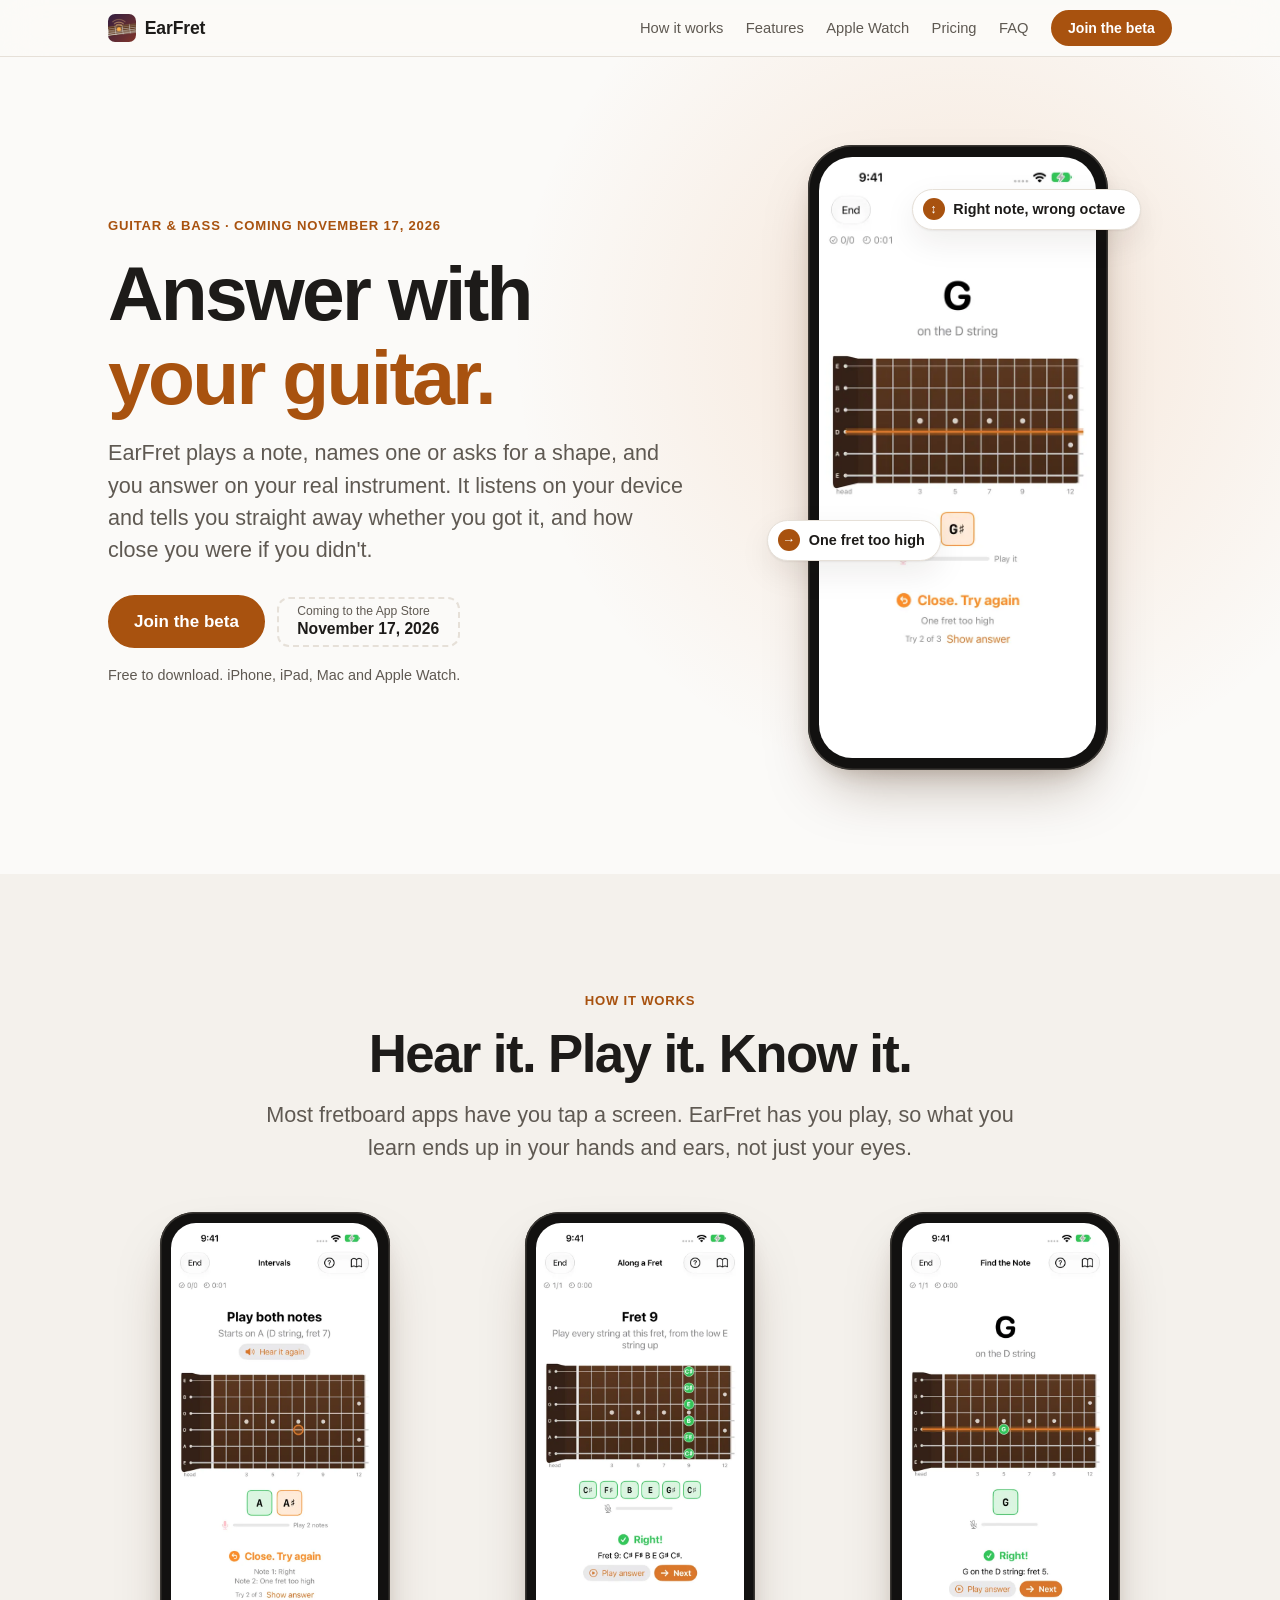
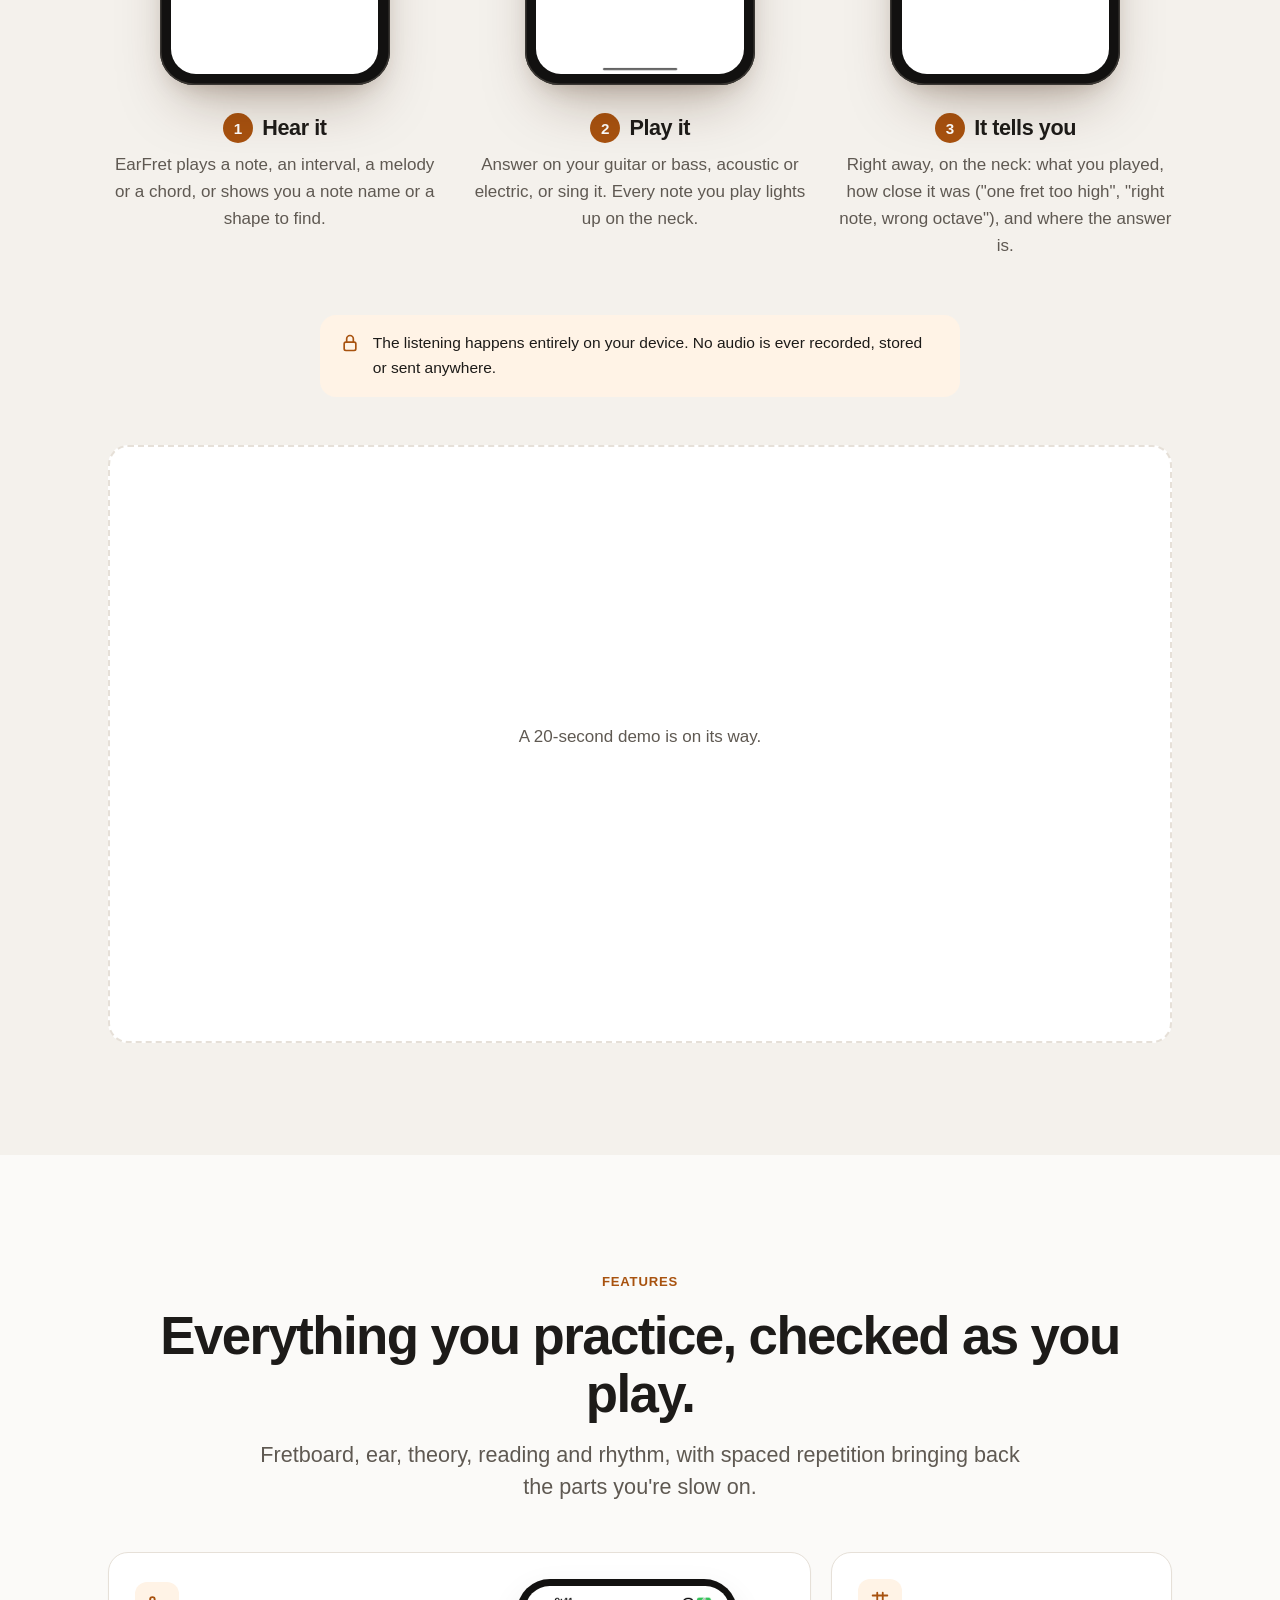
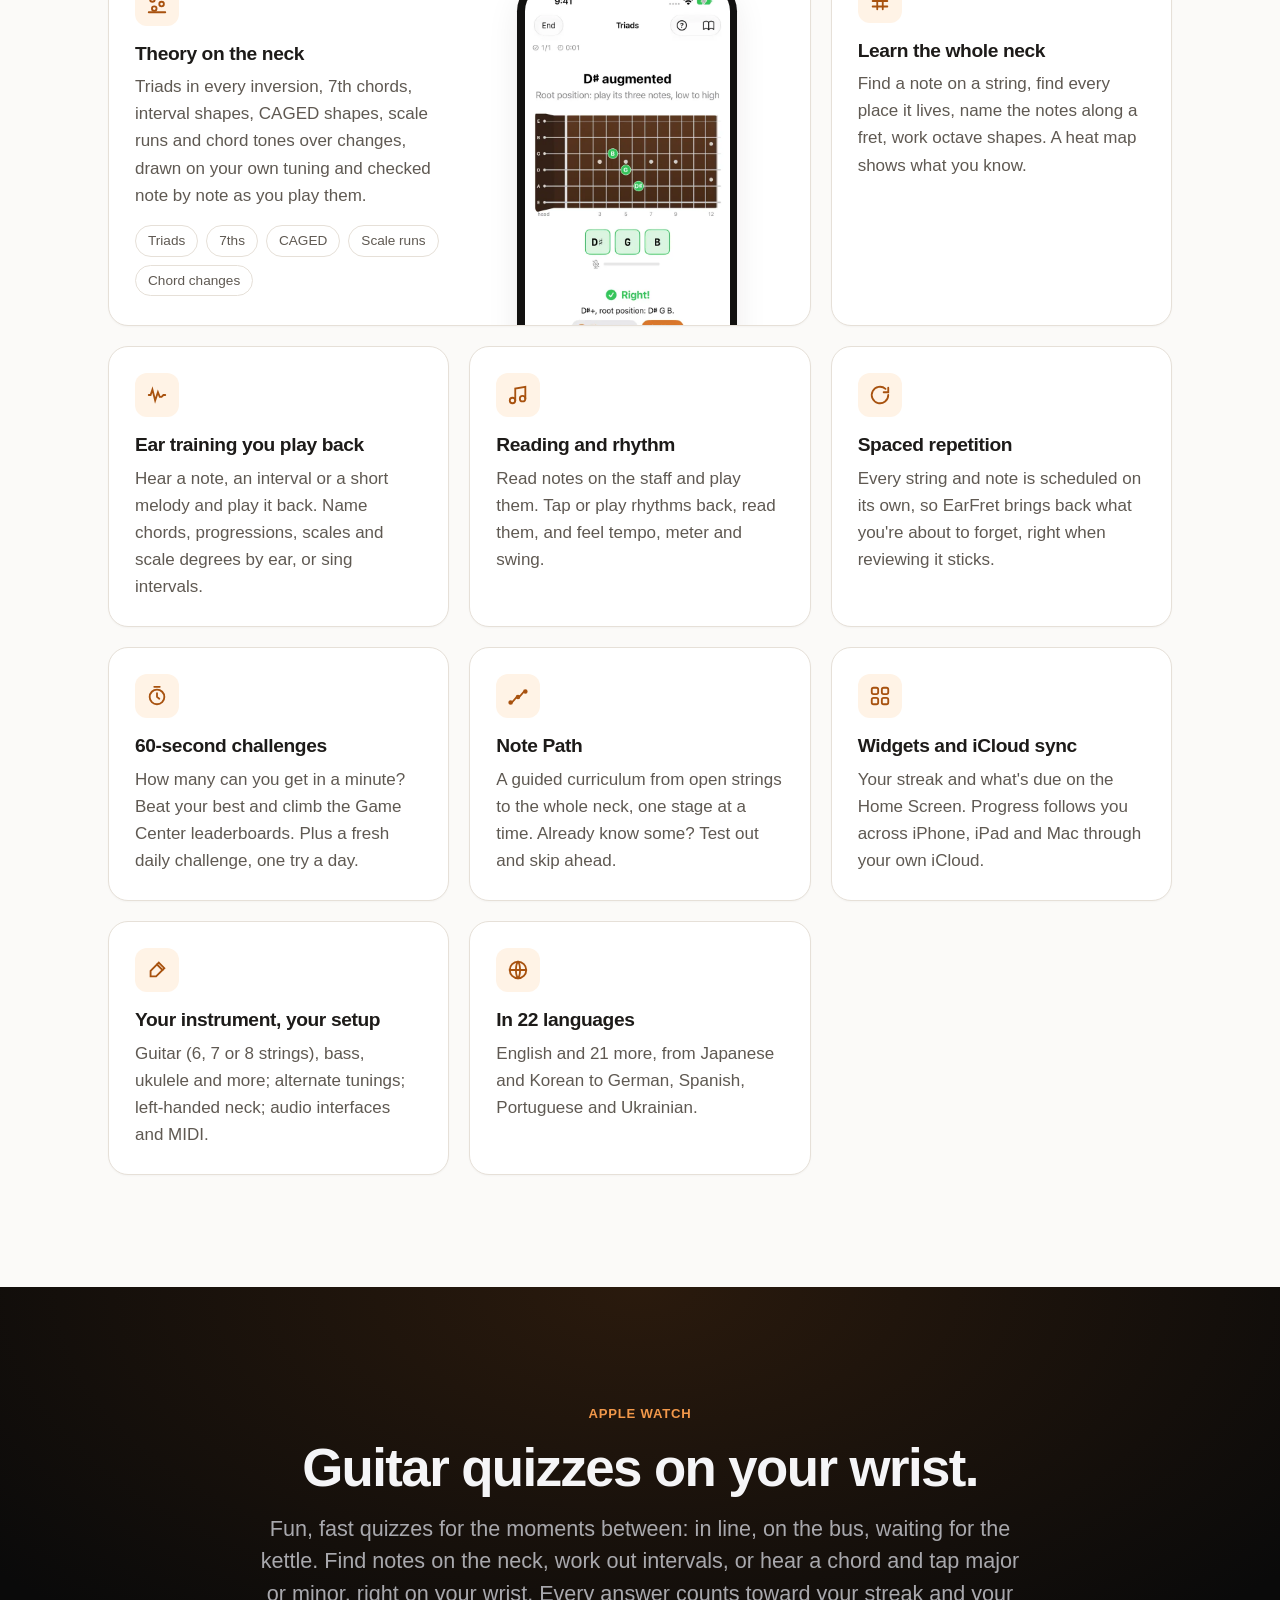
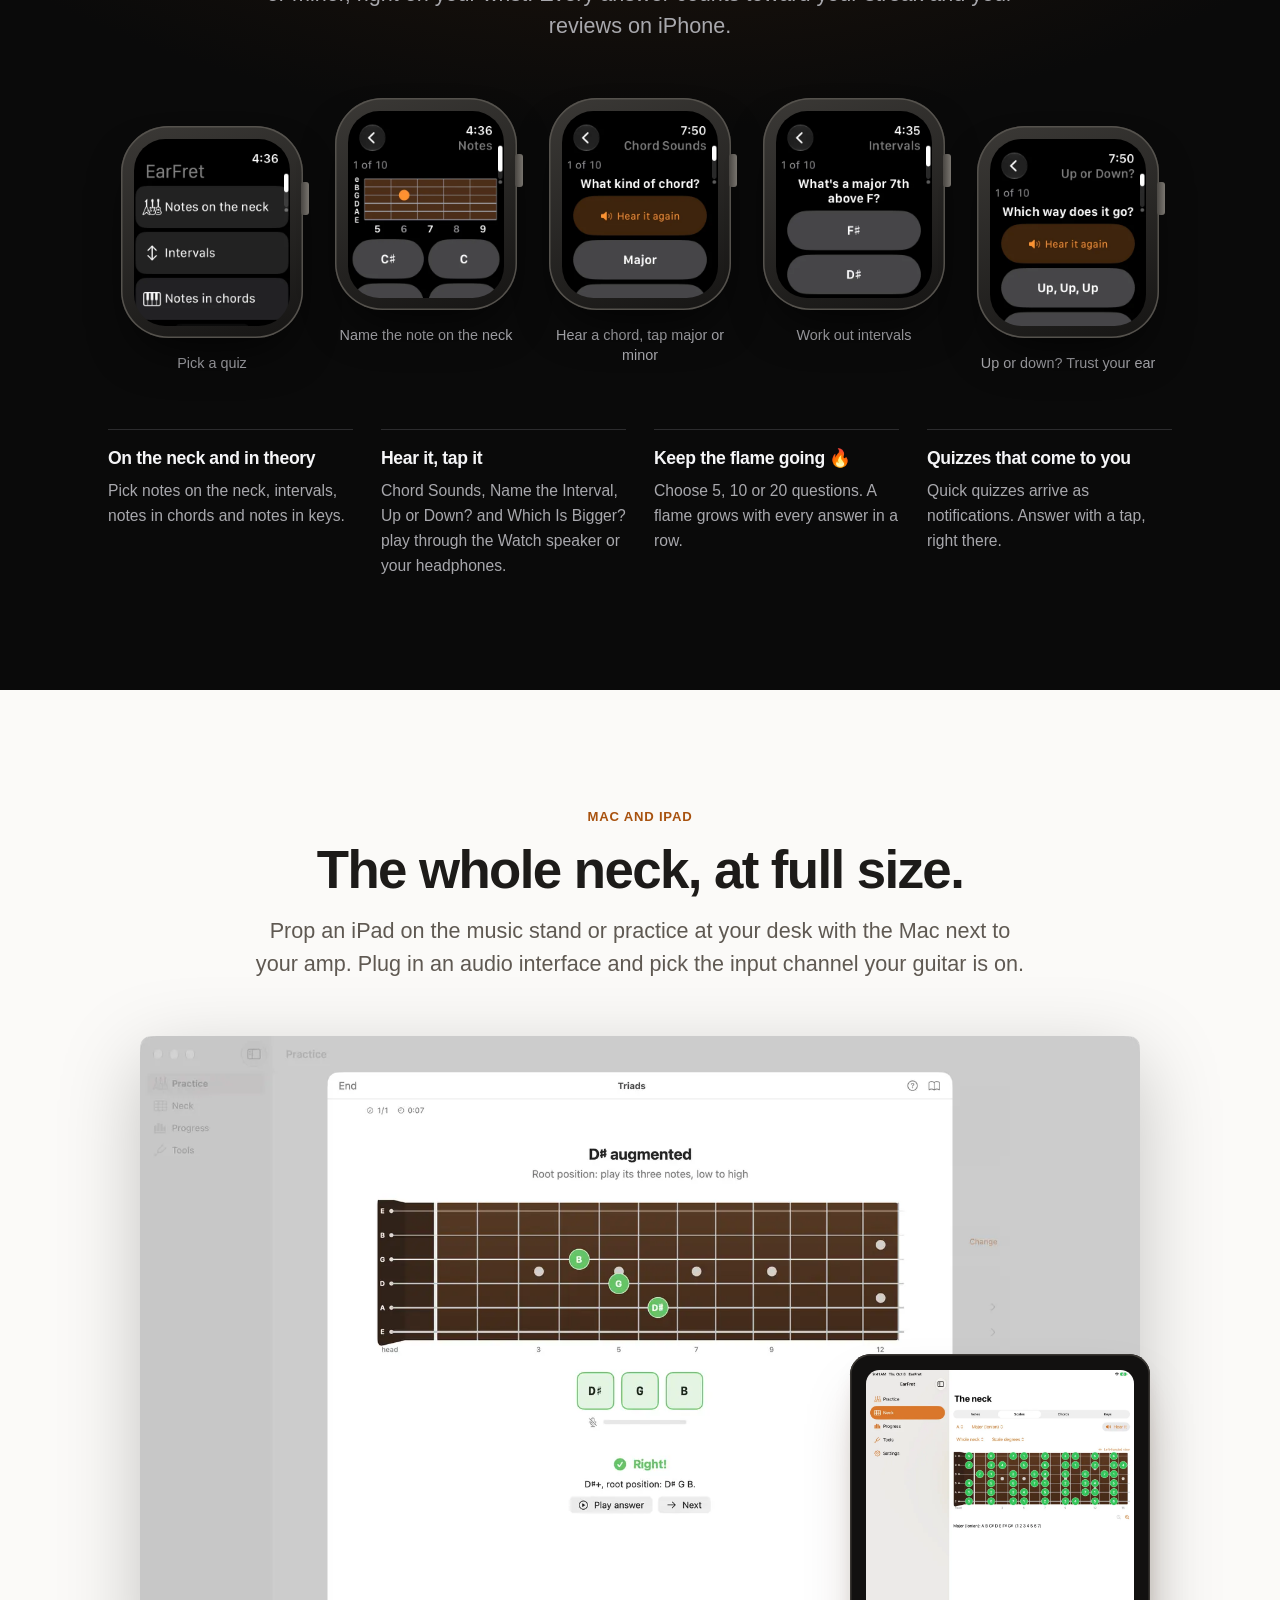
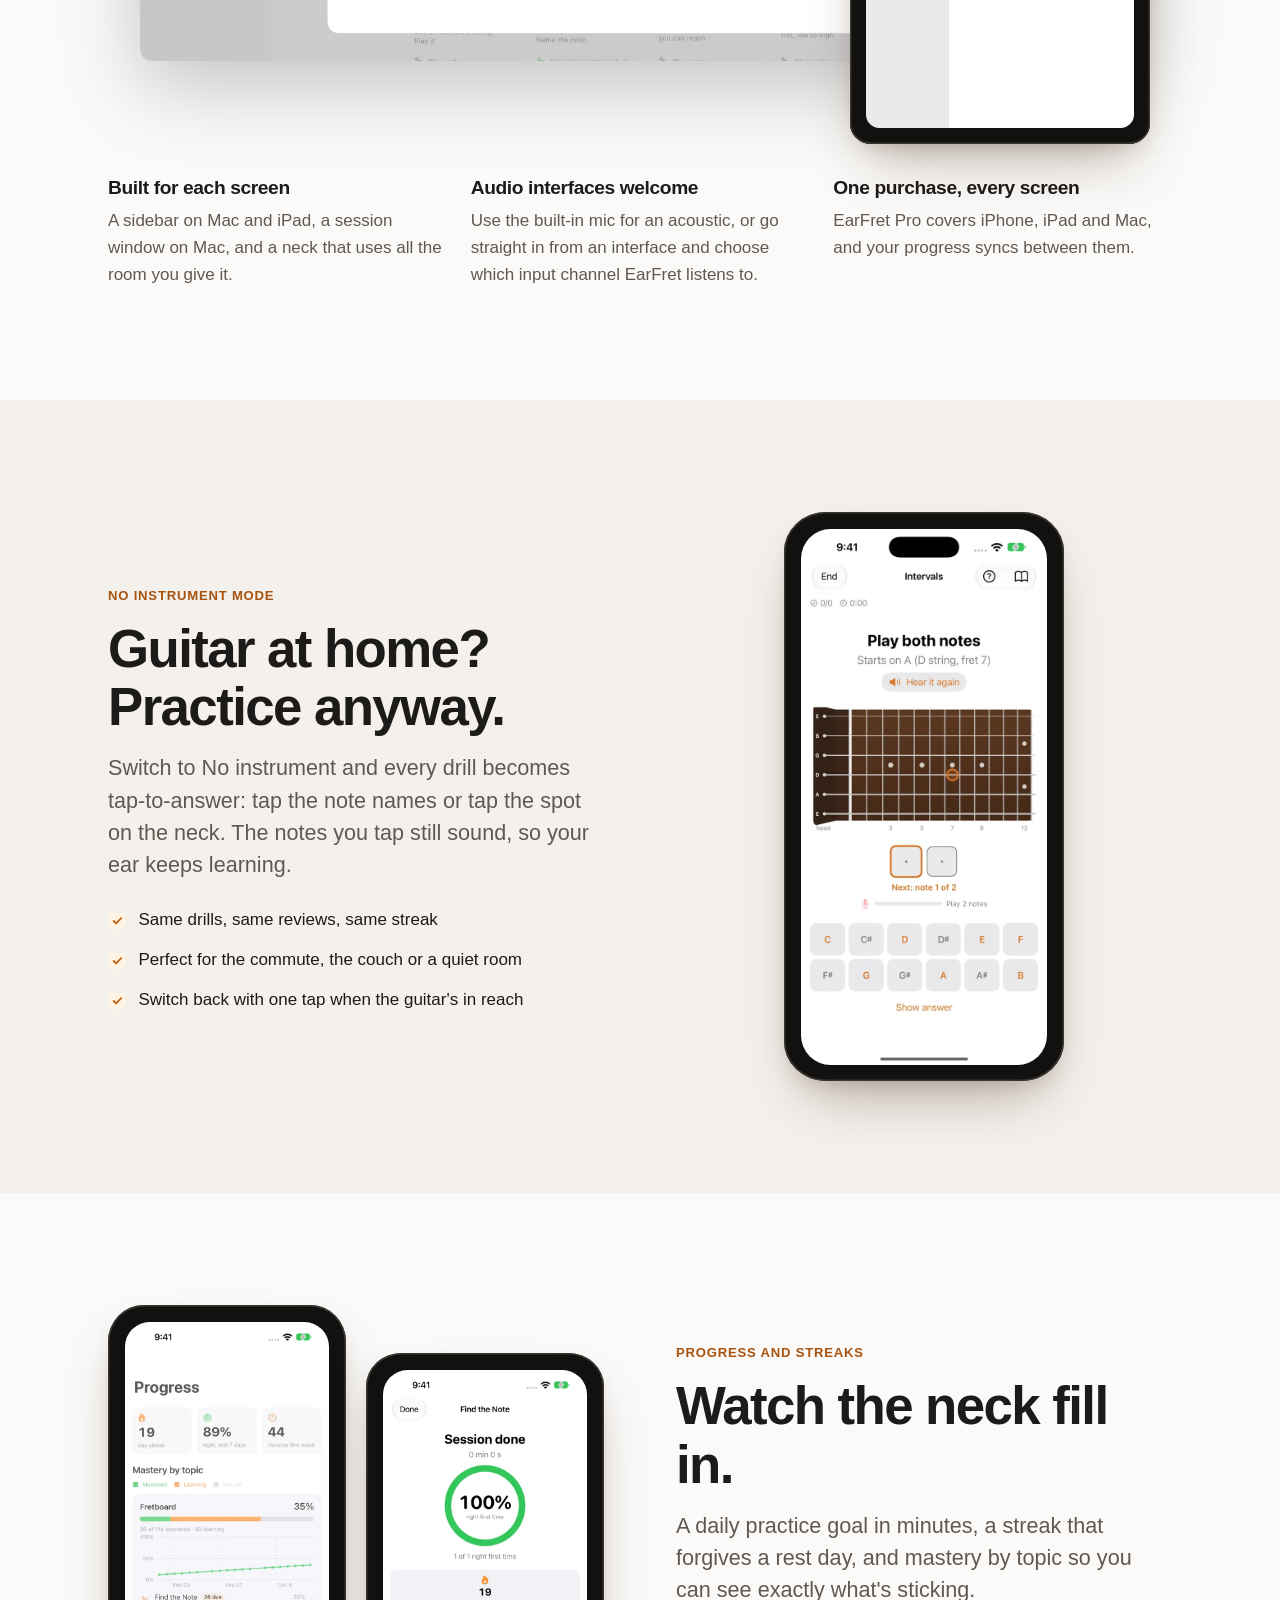
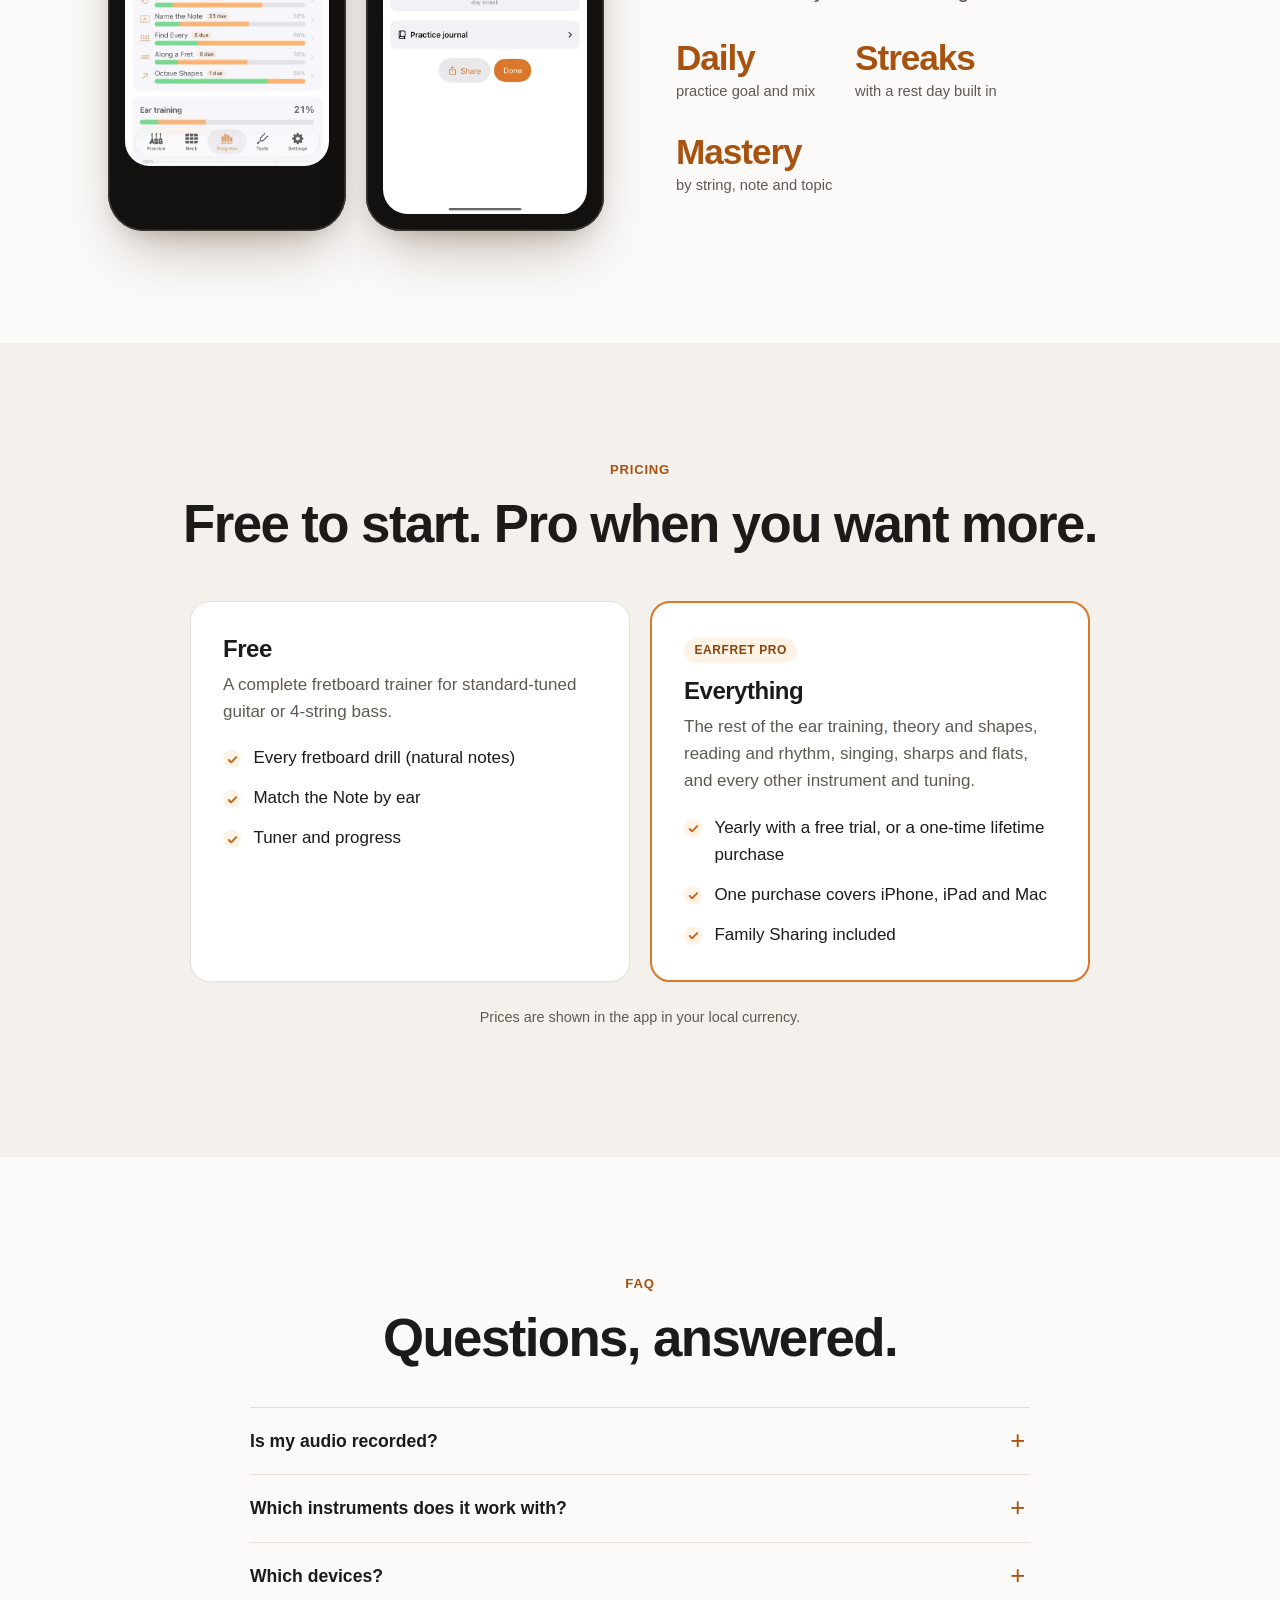
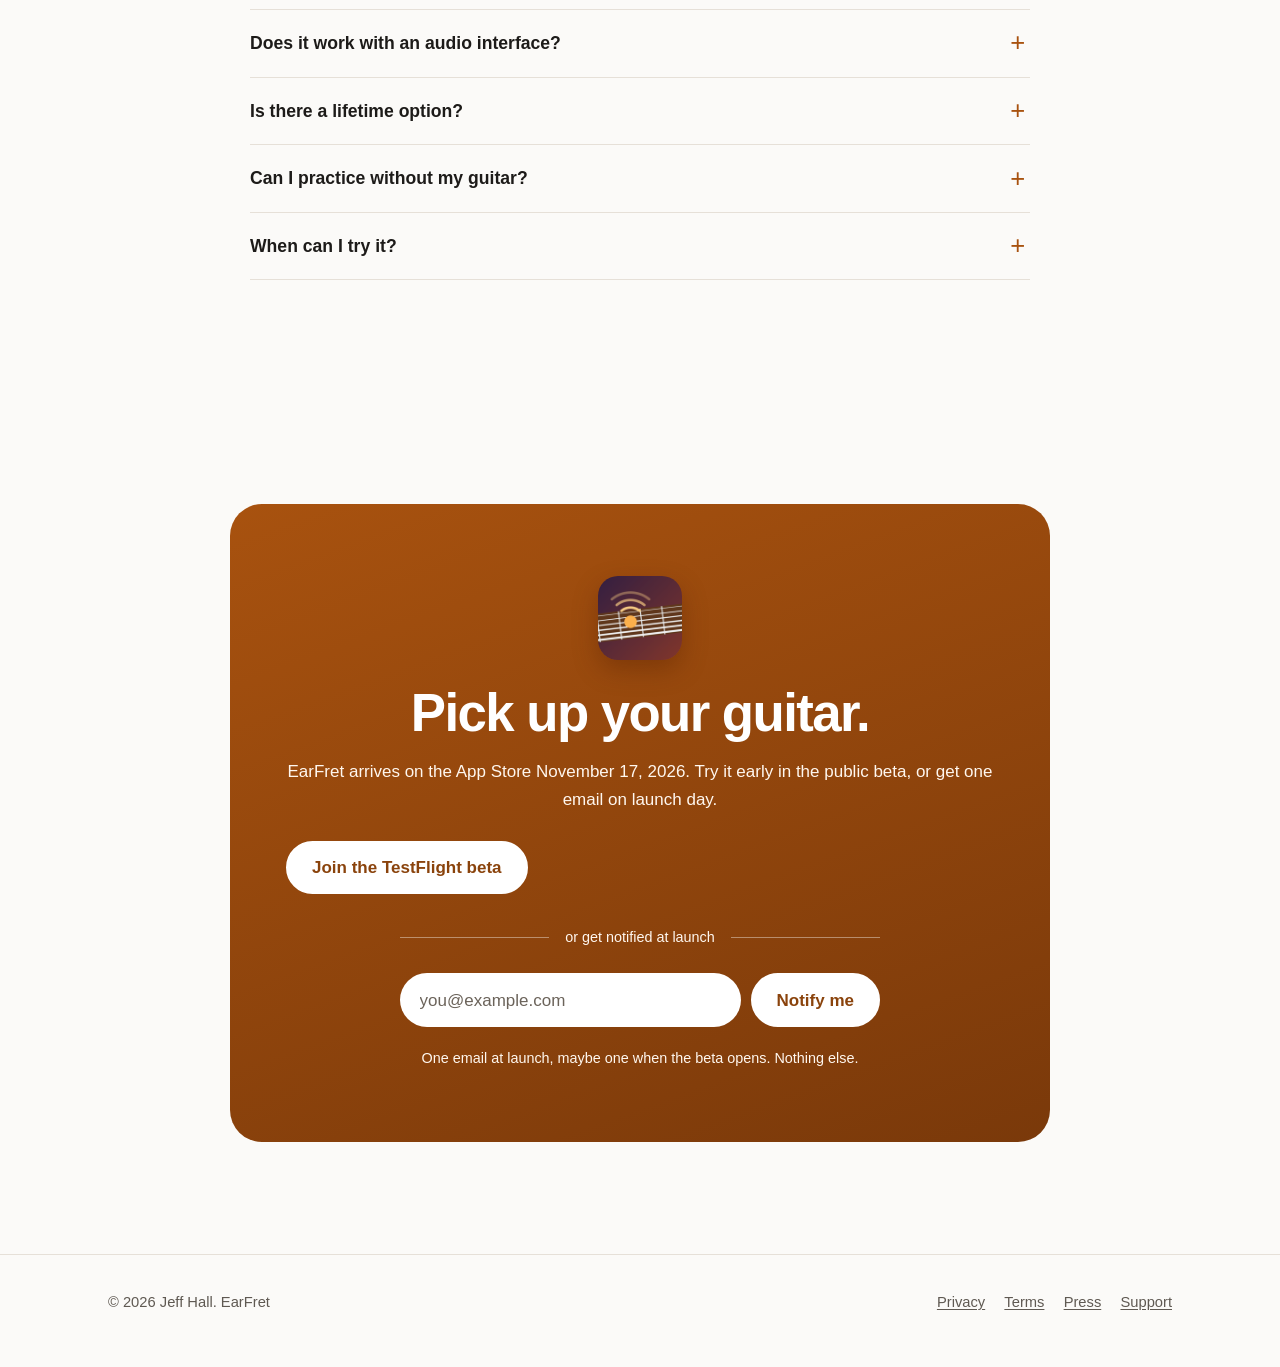
<file: index.html>
<!doctype html>
<html lang="en">
<head>
  <meta charset="utf-8">
  <meta name="viewport" content="width=device-width, initial-scale=1">
  <title>EarFret: guitar and bass practice you answer by playing</title>
  <meta name="description" content="EarFret is guitar and bass practice you answer on your real instrument. It listens on your device and tells you right away if you got it, and how close you were. Fretboard, ear training, theory on the neck. iPhone, iPad, Mac and Apple Watch.">
  <meta name="theme-color" content="#fbfaf8" media="(prefers-color-scheme: light)">
  <meta name="theme-color" content="#0f0e0d" media="(prefers-color-scheme: dark)">
  <link rel="canonical" href="https://earfret.com/">
  <link rel="icon" href="favicon-64.png" type="image/png">
  <link rel="apple-touch-icon" href="apple-touch-icon.png">
  <meta property="og:type" content="website">
  <meta property="og:site_name" content="EarFret">
  <meta property="og:title" content="EarFret: answer with your guitar">
  <meta property="og:description" content="Guitar and bass practice that listens as you play. Hear it, play it on your real instrument, and EarFret tells you if it's right. iPhone, iPad, Mac and Apple Watch.">
  <meta property="og:url" content="https://earfret.com/">
  <meta property="og:image" content="https://earfret.com/img/og-image.jpg">
  <meta property="og:image:width" content="1200">
  <meta property="og:image:height" content="630">
  <meta property="og:image:alt" content="EarFret app icon and an iPhone showing a fretboard drill, with the words: Answer with your guitar.">
  <meta name="twitter:card" content="summary_large_image">
  <meta name="twitter:title" content="EarFret: answer with your guitar">
  <meta name="twitter:description" content="Guitar and bass practice that listens as you play. iPhone, iPad, Mac and Apple Watch.">
  <meta name="twitter:image" content="https://earfret.com/img/og-image.jpg">
  <meta name="twitter:image:alt" content="EarFret app icon and an iPhone showing a fretboard drill, with the words: Answer with your guitar.">
  <link rel="preload" as="image" href="img/iphone-find-near.webp" media="(prefers-color-scheme: light)">
  <link rel="preload" as="image" href="img/iphone-find-near-dark.webp" media="(prefers-color-scheme: dark)">
  <link rel="stylesheet" href="style.css">
</head>
<body>
<a class="skip" href="#main">Skip to content</a>

<header class="site-header">
  <div class="wrap">
    <a class="brand" href="./" aria-label="EarFret home">
      <img src="favicon-64.png" width="28" height="28" alt="">
      EarFret
    </a>
    <nav aria-label="Main">
      <ul>
        <li class="nav-link"><a href="#how">How it works</a></li>
        <li class="nav-link"><a href="#features">Features</a></li>
        <li class="nav-link"><a href="#watch">Apple Watch</a></li>
        <li class="nav-link"><a href="#pricing">Pricing</a></li>
        <li class="nav-link"><a href="#faq">FAQ</a></li>
        <!-- TODO: same TestFlight link as the hero's "Join the beta" button. -->
        <li><a class="button" href="#waitlist">Join the beta</a></li>
      </ul>
    </nav>
  </div>
</header>

<main id="main">

  <!-- ============ Hero ============ -->
  <section class="hero" aria-labelledby="hero-title">
    <div class="wrap hero-grid">
      <div>
        <span class="eyebrow">Guitar &amp; bass &middot; Coming November 17, 2026</span>
        <h1 id="hero-title">Answer with <span class="accent">your guitar.</span></h1>
        <p class="lede">EarFret plays a note, names one or asks for a shape, and you answer on your real instrument. It listens on your device and tells you straight away whether you got it, and how close you were if you didn't.</p>
        <div class="actions">
          <!-- TODO: replace href with the TestFlight public link (https://testflight.apple.com/join/XXXXXXXX).
               Until then it scrolls to the waitlist. -->
          <a class="button" href="#waitlist" id="beta-link">Join the beta</a>
          <!-- TODO: replace this placeholder with Apple's official "Download on the App Store" badge
               (download the artwork from https://developer.apple.com/app-store/marketing/guidelines/ ,
               keep it unmodified) and set href to the App Store URL once the app is live. -->
          <a class="store-badge" href="#waitlist" aria-label="EarFret on the App Store, coming November 17, 2026">
            <small>Coming to the App Store</small>
            <strong>November 17, 2026</strong>
          </a>
        </div>
        <p class="muted small">Free to download. iPhone, iPad, Mac and Apple Watch.</p>
      </div>

      <div class="hero-visual">
        <div class="phone">
          <picture>
            <source srcset="img/iphone-find-near-dark.webp" media="(prefers-color-scheme: dark)">
            <img src="img/iphone-find-near.webp" width="600" height="1304" fetchpriority="high"
                 alt="EarFret on iPhone: the prompt is G on the D string. The player played G sharp, and the app says: Close, try again. One fret too high.">
          </picture>
        </div>
        <div class="chip chip-1" aria-hidden="true"><span class="dot near">&#8594;</span>One fret too high</div>
        <div class="chip chip-2" aria-hidden="true"><span class="dot near">&#8597;</span>Right note, wrong octave</div>
      </div>
    </div>
  </section>

  <!-- ============ How it works ============ -->
  <section id="how" class="alt" aria-labelledby="how-title">
    <div class="wrap center">
      <span class="eyebrow">How it works</span>
      <h2 id="how-title">Hear it. Play it. Know it.</h2>
      <p class="lede">Most fretboard apps have you tap a screen. EarFret has you play, so what you learn ends up in your hands and ears, not just your eyes.</p>

      <ol class="steps">
        <li>
          <div class="phone">
            <picture>
              <source srcset="img/iphone-intervals-near-dark.webp" media="(prefers-color-scheme: dark)">
              <img src="img/iphone-intervals-near.webp" width="600" height="1304" loading="lazy" decoding="async"
                   alt="An interval drill: play both notes, starting on A on the D string, with a Hear it again button.">
            </picture>
          </div>
          <h3>Hear it</h3>
          <p class="muted">EarFret plays a note, an interval, a melody or a chord, or shows you a note name or a shape to find.</p>
        </li>
        <li>
          <div class="phone">
            <picture>
              <source srcset="img/iphone-alongfret-right-dark.webp" media="(prefers-color-scheme: dark)">
              <img src="img/iphone-alongfret-right.webp" width="600" height="1304" loading="lazy" decoding="async"
                   alt="Along a Fret: play every string at fret 9, low to high. Each note lights up on the neck as it's heard.">
            </picture>
          </div>
          <h3>Play it</h3>
          <p class="muted">Answer on your guitar or bass, acoustic or electric, or sing it. Every note you play lights up on the neck.</p>
        </li>
        <li>
          <div class="phone">
            <picture>
              <source srcset="img/iphone-find-right-dark.webp" media="(prefers-color-scheme: dark)">
              <img src="img/iphone-find-right.webp" width="600" height="1304" loading="lazy" decoding="async"
                   alt="Find the Note: G on the D string, marked right at fret 5.">
            </picture>
          </div>
          <h3>It tells you</h3>
          <p class="muted">Right away, on the neck: what you played, how close it was ("one fret too high", "right note, wrong octave"), and where the answer is.</p>
        </li>
      </ol>

      <p class="privacy-note">
        <svg width="20" height="20" viewBox="0 0 24 24" fill="none" stroke="currentColor" stroke-width="2" stroke-linecap="round" stroke-linejoin="round" aria-hidden="true"><rect x="5" y="11" width="14" height="10" rx="2"/><path d="M8 11V7a4 4 0 0 1 8 0v4"/></svg>
        <span style="text-align:left">The listening happens entirely on your device. No audio is ever recorded, stored or sent anywhere.</span>
      </p>

      <!-- TODO: 20-second demo video. Replace the placeholder div below with something like:
           <video controls playsinline preload="none" poster="media/demo-poster.jpg" width="1280" height="720">
             <source src="media/demo.mp4" type="video/mp4">
           </video>
           Keep it small (H.264, under ~5 MB) and add captions (<track kind="captions" ...>) if there's speech. -->
      <div class="video-slot" role="img" aria-label="Demo video coming soon">
        <p>A 20-second demo is on its way.</p>
      </div>
    </div>
  </section>

  <!-- ============ Features ============ -->
  <section id="features" aria-labelledby="features-title">
    <div class="wrap">
      <div class="center">
        <span class="eyebrow">Features</span>
        <h2 id="features-title">Everything you practice, checked as you play.</h2>
        <p class="lede">Fretboard, ear, theory, reading and rhythm, with spaced repetition bringing back the parts you're slow on.</p>
      </div>

      <div class="features">
        <article class="card feature-wide">
          <div>
            <div class="icon"><svg viewBox="0 0 24 24" fill="none" stroke="currentColor" stroke-width="2" stroke-linecap="round" aria-hidden="true"><circle cx="7" cy="7" r="2.5"/><circle cx="17" cy="12" r="2.5"/><circle cx="9" cy="17" r="2.5"/><path d="M3 21h18"/></svg></div>
            <h3>Theory on the neck</h3>
            <p>Triads in every inversion, 7th chords, interval shapes, CAGED shapes, scale runs and chord tones over changes, drawn on your own tuning and checked note by note as you play them.</p>
            <ul class="tags" aria-label="Topics">
              <li>Triads</li><li>7ths</li><li>CAGED</li><li>Scale runs</li><li>Chord changes</li>
            </ul>
          </div>
          <div class="shot">
            <div class="phone">
              <picture>
                <source srcset="img/iphone-triad-right-dark.webp" media="(prefers-color-scheme: dark)">
                <img src="img/iphone-triad-right.webp" width="600" height="1304" loading="lazy" decoding="async"
                     alt="Triads drill: D sharp augmented in root position, with D sharp, G and B marked on the neck and the verdict Right.">
              </picture>
            </div>
          </div>
        </article>

        <article class="card">
          <div class="icon"><svg viewBox="0 0 24 24" fill="none" stroke="currentColor" stroke-width="2" stroke-linecap="round" aria-hidden="true"><path d="M4 6h16M4 12h16M4 18h16M9 3v18M15 3v18"/></svg></div>
          <h3>Learn the whole neck</h3>
          <p>Find a note on a string, find every place it lives, name the notes along a fret, work octave shapes. A heat map shows what you know.</p>
        </article>

        <article class="card">
          <div class="icon"><svg viewBox="0 0 24 24" fill="none" stroke="currentColor" stroke-width="2" stroke-linecap="round" aria-hidden="true"><path d="M3 12h2l2-6 3 12 3-9 2 5h2l2-2h2"/></svg></div>
          <h3>Ear training you play back</h3>
          <p>Hear a note, an interval or a short melody and play it back. Name chords, progressions, scales and scale degrees by ear, or sing intervals.</p>
        </article>

        <article class="card">
          <div class="icon"><svg viewBox="0 0 24 24" fill="none" stroke="currentColor" stroke-width="2" stroke-linecap="round" aria-hidden="true"><path d="M9 18V5l11-2v13"/><circle cx="6" cy="18" r="3"/><circle cx="17" cy="16" r="3"/></svg></div>
          <h3>Reading and rhythm</h3>
          <p>Read notes on the staff and play them. Tap or play rhythms back, read them, and feel tempo, meter and swing.</p>
        </article>

        <article class="card">
          <div class="icon"><svg viewBox="0 0 24 24" fill="none" stroke="currentColor" stroke-width="2" stroke-linecap="round" aria-hidden="true"><path d="M21 12a9 9 0 1 1-3-6.7"/><path d="M21 4v5h-5"/></svg></div>
          <h3>Spaced repetition</h3>
          <p>Every string and note is scheduled on its own, so EarFret brings back what you're about to forget, right when reviewing it sticks.</p>
        </article>

        <article class="card">
          <div class="icon"><svg viewBox="0 0 24 24" fill="none" stroke="currentColor" stroke-width="2" stroke-linecap="round" aria-hidden="true"><circle cx="12" cy="13" r="8"/><path d="M12 9v4l2.5 2M9 2h6"/></svg></div>
          <h3>60-second challenges</h3>
          <p>How many can you get in a minute? Beat your best and climb the Game Center leaderboards. Plus a fresh daily challenge, one try a day.</p>
        </article>

        <article class="card">
          <div class="icon"><svg viewBox="0 0 24 24" fill="none" stroke="currentColor" stroke-width="2" stroke-linecap="round" stroke-linejoin="round" aria-hidden="true"><path d="M4 19c4 0 4-6 8-6s4-6 8-6"/><circle cx="4" cy="19" r="1.5"/><circle cx="12" cy="13" r="1.5"/><circle cx="20" cy="7" r="1.5"/></svg></div>
          <h3>Note Path</h3>
          <p>A guided curriculum from open strings to the whole neck, one stage at a time. Already know some? Test out and skip ahead.</p>
        </article>

        <article class="card">
          <div class="icon"><svg viewBox="0 0 24 24" fill="none" stroke="currentColor" stroke-width="2" stroke-linecap="round" aria-hidden="true"><rect x="3" y="3" width="7" height="7" rx="2"/><rect x="14" y="3" width="7" height="7" rx="2"/><rect x="3" y="14" width="7" height="7" rx="2"/><rect x="14" y="14" width="7" height="7" rx="2"/></svg></div>
          <h3>Widgets and iCloud sync</h3>
          <p>Your streak and what's due on the Home Screen. Progress follows you across iPhone, iPad and Mac through your own iCloud.</p>
        </article>

        <article class="card">
          <div class="icon"><svg viewBox="0 0 24 24" fill="none" stroke="currentColor" stroke-width="2" stroke-linecap="round" aria-hidden="true"><path d="M14 4l6 6-9 9H5v-6z"/><path d="M12 6l6 6"/></svg></div>
          <h3>Your instrument, your setup</h3>
          <p>Guitar (6, 7 or 8 strings), bass, ukulele and more; alternate tunings; left-handed neck; audio interfaces and MIDI.</p>
        </article>

        <article class="card">
          <div class="icon"><svg viewBox="0 0 24 24" fill="none" stroke="currentColor" stroke-width="2" stroke-linecap="round" aria-hidden="true"><circle cx="12" cy="12" r="9"/><path d="M3 12h18M12 3c3 3.5 3 14.5 0 18M12 3c-3 3.5-3 14.5 0 18"/></svg></div>
          <h3>In 22 languages</h3>
          <p>English and 21 more, from Japanese and Korean to German, Spanish, Portuguese and Ukrainian.</p>
        </article>
      </div>
    </div>
  </section>

  <!-- ============ Apple Watch ============ -->
  <section id="watch" class="watch-band" aria-labelledby="watch-title">
    <div class="wrap center">
      <span class="eyebrow">Apple Watch</span>
      <h2 id="watch-title">Guitar quizzes on your wrist.</h2>
      <p class="lede">Fun, fast quizzes for the moments between: in line, on the bus, waiting for the kettle. Find notes on the neck, work out intervals, or hear a chord and tap major or minor, right on your wrist. Every answer counts toward your streak and your reviews on iPhone.</p>

      <div class="watch-row">
        <figure>
          <div class="watch"><img src="img/watch-menu.webp" width="416" height="496" loading="lazy" decoding="async" alt="EarFret on Apple Watch: a menu with Notes on the neck, Intervals and Notes in chords."></div>
          <figcaption>Pick a quiz</figcaption>
        </figure>
        <figure>
          <div class="watch"><img src="img/watch-neck.webp" width="416" height="496" loading="lazy" decoding="async" alt="A Notes quiz, question 1 of 10: a dot on the neck at fret 6 of the G string, with note buttons C sharp and C to choose from."></div>
          <figcaption>Name the note on the neck</figcaption>
        </figure>
        <figure>
          <div class="watch"><img src="img/watch-ear-chords.webp" width="416" height="496" loading="lazy" decoding="async" alt="A Chord Sounds quiz, question 1 of 10: What kind of chord? A Hear it again button and a Major answer button."></div>
          <figcaption>Hear a chord, tap major or minor</figcaption>
        </figure>
        <figure>
          <div class="watch"><img src="img/watch-intervals.webp" width="416" height="496" loading="lazy" decoding="async" alt="An Intervals quiz, question 1 of 10: What's a major 7th above F? Answer buttons F sharp and D sharp."></div>
          <figcaption>Work out intervals</figcaption>
        </figure>
        <figure>
          <div class="watch"><img src="img/watch-ear-direction.webp" width="416" height="496" loading="lazy" decoding="async" alt="An Up or Down quiz, question 1 of 10: Which way does it go? A Hear it again button and an Up, Up, Up answer button."></div>
          <figcaption>Up or down? Trust your ear</figcaption>
        </figure>
      </div>

      <ul class="watch-points" style="text-align:left">
        <li>
          <h3>On the neck and in theory</h3>
          <p>Pick notes on the neck, intervals, notes in chords and notes in keys.</p>
        </li>
        <li>
          <h3>Hear it, tap it</h3>
          <p>Chord Sounds, Name the Interval, Up or Down? and Which Is Bigger? play through the Watch speaker or your headphones.</p>
        </li>
        <li>
          <h3>Keep the flame going <span class="flame" aria-hidden="true">&#128293;</span></h3>
          <p>Choose 5, 10 or 20 questions. A flame grows with every answer in a row.</p>
        </li>
        <li>
          <h3>Quizzes that come to you</h3>
          <p>Quick quizzes arrive as notifications. Answer with a tap, right there.</p>
        </li>
      </ul>
    </div>
  </section>

  <!-- ============ Mac + iPad ============ -->
  <section id="mac-ipad" aria-labelledby="mac-title">
    <div class="wrap">
      <div class="center">
        <span class="eyebrow">Mac and iPad</span>
        <h2 id="mac-title">The whole neck, at full size.</h2>
        <p class="lede">Prop an iPad on the music stand or practice at your desk with the Mac next to your amp. Plug in an audio interface and pick the input channel your guitar is on.</p>
      </div>
      <div class="devices">
        <div class="mac">
          <img src="img/mac-session-triads.webp" width="1600" height="1000" loading="lazy" decoding="async"
               alt="EarFret on Mac: a Triads session window over the Practice sidebar, showing D sharp augmented marked on a full-width neck, with the verdict Right.">
        </div>
        <div class="ipad">
          <img src="img/ipad-scales-caged.webp" width="900" height="1200" loading="lazy" decoding="async"
               alt="EarFret on iPad: The neck, showing the A major scale with scale degrees across the whole fretboard.">
        </div>
      </div>
      <div class="split-points">
        <div><h3>Built for each screen</h3><p>A sidebar on Mac and iPad, a session window on Mac, and a neck that uses all the room you give it.</p></div>
        <div><h3>Audio interfaces welcome</h3><p>Use the built-in mic for an acoustic, or go straight in from an interface and choose which input channel EarFret listens to.</p></div>
        <div><h3>One purchase, every screen</h3><p>EarFret Pro covers iPhone, iPad and Mac, and your progress syncs between them.</p></div>
      </div>
    </div>
  </section>

  <!-- ============ No instrument ============ -->
  <section id="no-instrument" class="alt" aria-labelledby="noinst-title">
    <div class="wrap split">
      <div>
        <span class="eyebrow">No instrument mode</span>
        <h2 id="noinst-title">Guitar at home? Practice anyway.</h2>
        <p class="lede">Switch to No instrument and every drill becomes tap-to-answer: tap the note names or tap the spot on the neck. The notes you tap still sound, so your ear keeps learning.</p>
        <ul class="checks">
          <li>Same drills, same reviews, same streak</li>
          <li>Perfect for the commute, the couch or a quiet room</li>
          <li>Switch back with one tap when the guitar's in reach</li>
        </ul>
      </div>
      <div class="phone">
        <picture>
          <source srcset="img/iphone-intervals-tapnames-dark.webp" media="(prefers-color-scheme: dark)">
          <img src="img/iphone-intervals-tapnames.webp" width="600" height="1304" loading="lazy" decoding="async"
               alt="An interval drill in No instrument mode, answered by tapping note-name buttons under the neck.">
        </picture>
      </div>
    </div>
  </section>

  <!-- ============ Progress ============ -->
  <section id="progress" aria-labelledby="progress-title">
    <div class="wrap split flip">
      <div>
        <span class="eyebrow">Progress and streaks</span>
        <h2 id="progress-title">Watch the neck fill in.</h2>
        <p class="lede">A daily practice goal in minutes, a streak that forgives a rest day, and mastery by topic so you can see exactly what's sticking.</p>
        <div class="stats">
          <div><strong>Daily</strong><span>practice goal and mix</span></div>
          <div><strong>Streaks</strong><span>with a rest day built in</span></div>
          <div><strong>Mastery</strong><span>by string, note and topic</span></div>
        </div>
      </div>
      <div class="phone-pair">
        <div class="phone">
          <picture>
            <source srcset="img/iphone-progress-dark.webp" media="(prefers-color-scheme: dark)">
            <img src="img/iphone-progress.webp" width="600" height="1304" loading="lazy" decoding="async"
                 alt="The Progress screen: a 19-day streak, 89 percent right in the last 7 days, 44 minutes this week, and mastery by topic.">
          </picture>
        </div>
        <div class="phone">
          <picture>
            <source srcset="img/iphone-summary-dark.webp" media="(prefers-color-scheme: dark)">
            <img src="img/iphone-summary.webp" width="600" height="1304" loading="lazy" decoding="async"
                 alt="Session done: 100 percent right first time, and the day streak at 19.">
          </picture>
        </div>
      </div>
    </div>
  </section>

  <!-- ============ Pricing ============ -->
  <section id="pricing" class="alt" aria-labelledby="pricing-title">
    <div class="wrap center">
      <span class="eyebrow">Pricing</span>
      <h2 id="pricing-title">Free to start. Pro when you want more.</h2>
      <div class="price-grid">
        <article class="card">
          <h3>Free</h3>
          <p>A complete fretboard trainer for standard-tuned guitar or 4-string bass.</p>
          <ul class="checks">
            <li>Every fretboard drill (natural notes)</li>
            <li>Match the Note by ear</li>
            <li>Tuner and progress</li>
          </ul>
        </article>
        <article class="card pro">
          <span class="badge">EarFret Pro</span>
          <h3>Everything</h3>
          <p>The rest of the ear training, theory and shapes, reading and rhythm, singing, sharps and flats, and every other instrument and tuning.</p>
          <ul class="checks">
            <li>Yearly with a free trial, or a one-time lifetime purchase</li>
            <li>One purchase covers iPhone, iPad and Mac</li>
            <li>Family Sharing included</li>
          </ul>
        </article>
      </div>
      <p class="muted small" style="margin-top:1.5rem">Prices are shown in the app in your local currency.</p>
    </div>
  </section>

  <!-- ============ FAQ ============ -->
  <section id="faq" aria-labelledby="faq-title">
    <div class="wrap">
      <div class="center">
        <span class="eyebrow">FAQ</span>
        <h2 id="faq-title">Questions, answered.</h2>
      </div>
      <div class="faq">
        <details>
          <summary>Is my audio recorded?</summary>
          <p>No. EarFret analyses the sound on your device to work out which notes you played, then discards it. Nothing is recorded, stored or sent anywhere, and there's no account, analytics or tracking. Details are in the <a href="privacy.html">privacy policy</a>.</p>
        </details>
        <details>
          <summary>Which instruments does it work with?</summary>
          <p>Guitar (6, 7 or 8 strings), bass (4, 5 or 6 strings), ukulele, mandolin, banjo and custom tunings, acoustic or electric, right- or left-handed. You can also sing, or use a MIDI keyboard or MIDI guitar.</p>
        </details>
        <details>
          <summary>Which devices?</summary>
          <p>iPhone and iPad (iOS and iPadOS 17 or later), Mac (macOS 14 or later), and Apple Watch (watchOS 10 or later) for quick quizzes on your wrist. Widgets work on iPhone, iPad and Mac.</p>
        </details>
        <details>
          <summary>Does it work with an audio interface?</summary>
          <p>Yes. Plug in your interface and choose which input channel EarFret listens to, so a guitar on input 2 works as well as one on input 1. The built-in microphone works fine for acoustic instruments and amps.</p>
        </details>
        <details>
          <summary>Is there a lifetime option?</summary>
          <p>Yes. EarFret Pro is available as a yearly subscription with a free trial, or as a one-time lifetime purchase. Either one covers iPhone, iPad and Mac, and includes Family Sharing.</p>
        </details>
        <details>
          <summary>Can I practice without my guitar?</summary>
          <p>Yes. No instrument mode turns every drill into tap-to-answer, and the notes you tap still sound. The Apple Watch quizzes and notification quizzes work without an instrument too.</p>
        </details>
        <details>
          <summary>When can I try it?</summary>
          <p>EarFret launches on the App Store on November 17, 2026. A public TestFlight beta opens before then: <a href="#waitlist">join the beta or the waitlist</a>.</p>
        </details>
      </div>
    </div>
  </section>

  <!-- ============ Beta / waitlist ============ -->
  <section id="waitlist" class="cta" aria-labelledby="waitlist-title">
    <div class="wrap">
      <div class="cta-card">
        <img src="apple-touch-icon.png" width="180" height="180" alt="" loading="lazy">
        <h2 id="waitlist-title">Pick up your guitar.</h2>
        <p>EarFret arrives on the App Store November 17, 2026. Try it early in the public beta, or get one email on launch day.</p>
        <div class="actions">
          <!-- TODO: replace href with the TestFlight public link (same as the hero's "Join the beta").
               Until then the button just focuses the email field below. -->
          <a class="button" href="#email" id="beta-link-cta">Join the TestFlight beta</a>
        </div>
        <div class="cta-divider">or get notified at launch</div>

        <!-- TODO: waitlist provider. Sign up for a newsletter service (e.g. Buttondown), then:
               1. set data-endpoint to its form URL, e.g.
                  https://buttondown.com/api/emails/embed-subscribe/YOUR-USERNAME
               2. check the input's name matches what the service expects (Buttondown: "email").
             While data-endpoint is "TODO", the form never submits: it shows the note below instead,
             so no email is silently dropped. -->
        <form id="waitlist-form" method="post" action="#waitlist" data-endpoint="TODO">
          <label class="visually-hidden" for="email">Email address</label>
          <div class="form-row">
            <input type="email" id="email" name="email" autocomplete="email" required placeholder="you@example.com">
            <button class="button" type="submit">Notify me</button>
          </div>
          <p class="form-note" id="waitlist-note" role="status" hidden>The waitlist isn't open yet, so your email was not saved. Please check back soon.</p>
          <noscript><p class="form-note">The waitlist needs JavaScript turned on.</p></noscript>
        </form>
        <p class="small" style="margin:1.25rem 0 0">One email at launch, maybe one when the beta opens. Nothing else.</p>
      </div>
    </div>
  </section>

</main>

<footer class="site-footer">
  <div class="wrap">
    <p>&copy; 2026 Jeff Hall. EarFret</p>
    <nav aria-label="Footer">
      <ul>
        <li><a href="privacy.html">Privacy</a></li>
        <li><a href="terms.html">Terms</a></li>
        <li><a href="press.html">Press</a></li>
        <!-- TODO: the support@earfret.com mailbox must exist (e.g. Cloudflare Email Routing) before launch. -->
        <li><a href="mailto:support@earfret.com">Support</a></li>
      </ul>
    </nav>
  </div>
</footer>

<script>
  // The waitlist form only submits once a real endpoint is configured (see the TODO above it).
  (function () {
    var form = document.getElementById('waitlist-form');
    var note = document.getElementById('waitlist-note');
    if (!form) return;
    var endpoint = form.getAttribute('data-endpoint') || '';
    if (endpoint && endpoint !== 'TODO') {
      form.action = endpoint;
      return;
    }
    form.addEventListener('submit', function (e) {
      e.preventDefault();
      note.hidden = false;
    });
  })();
</script>
</body>
</html>
</file>
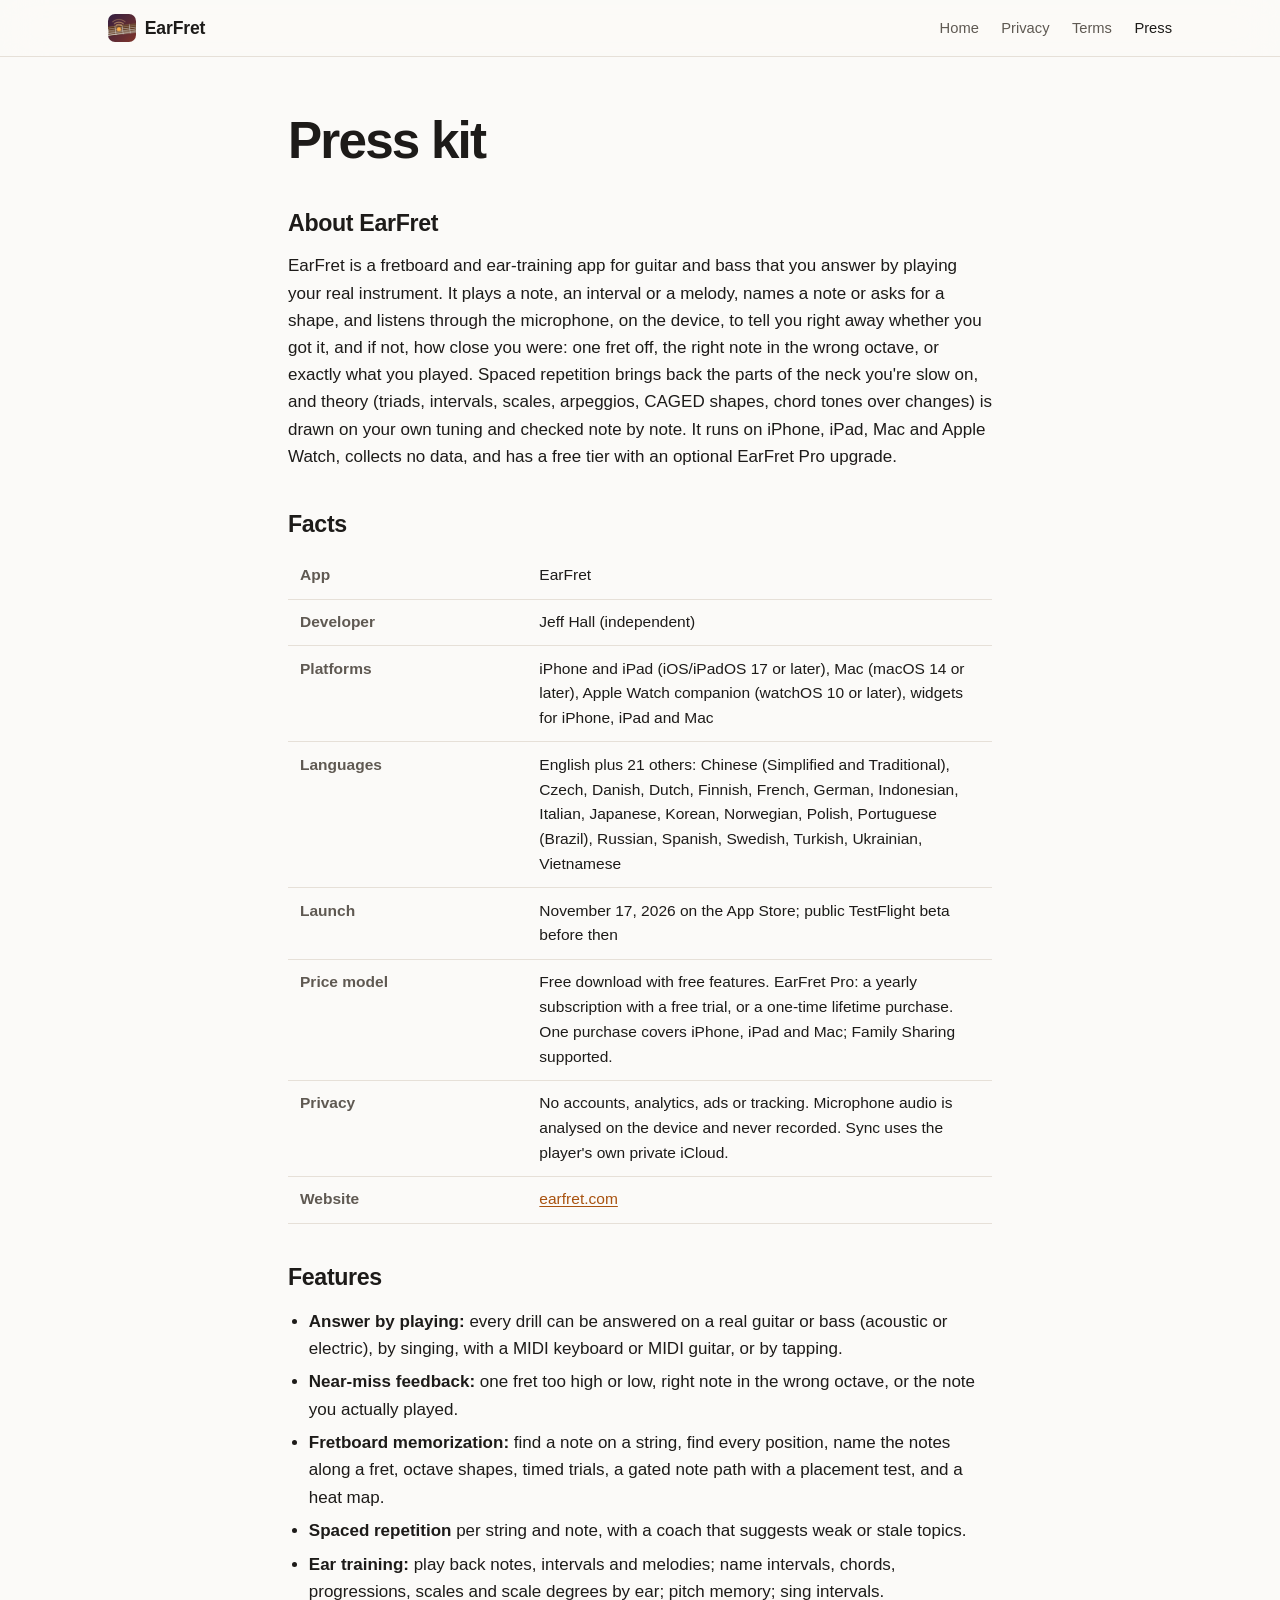
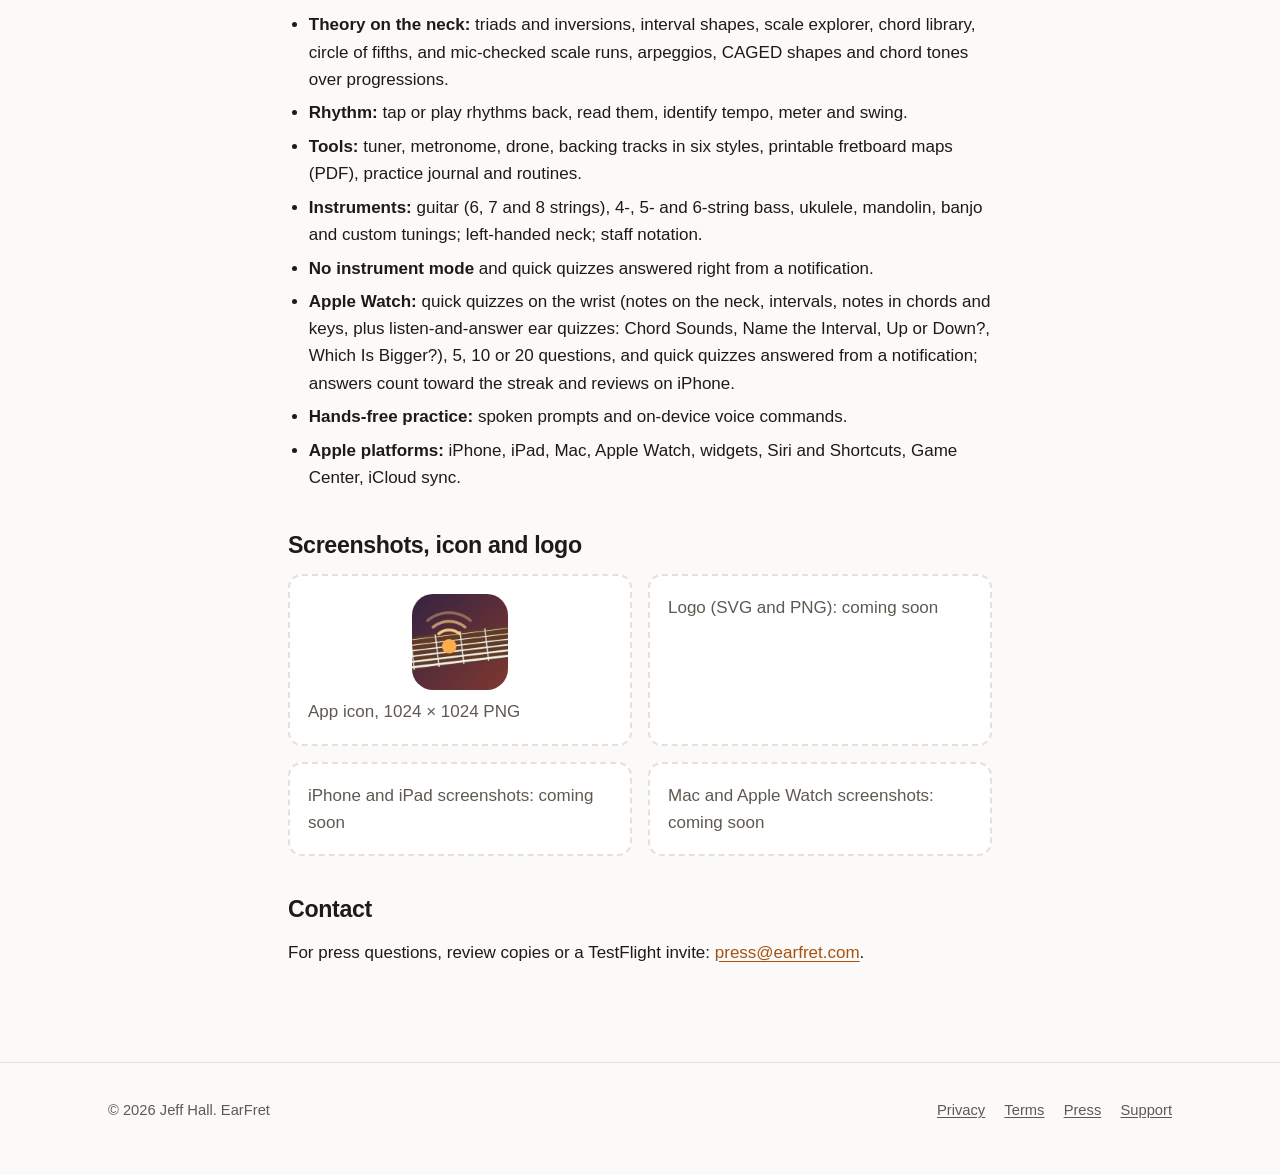
<file: press.html>
<!doctype html>
<html lang="en">
<head>
  <meta charset="utf-8">
  <meta name="viewport" content="width=device-width, initial-scale=1">
  <title>Press Kit · EarFret</title>
  <meta name="description" content="EarFret press kit: description, facts, features, screenshots and contact.">
  <meta name="theme-color" content="#fbfaf8" media="(prefers-color-scheme: light)">
  <meta name="theme-color" content="#0f0e0d" media="(prefers-color-scheme: dark)">
  <!-- TODO: uncomment once https://earfret.com serves this site. -->
  <link rel="canonical" href="https://earfret.com/press">
  <link rel="icon" href="favicon-64.png" type="image/png">
  <link rel="apple-touch-icon" href="apple-touch-icon.png">
  <link rel="stylesheet" href="style.css">
</head>
<body>
<a class="skip" href="#main">Skip to content</a>

<header class="site-header">
  <div class="wrap">
    <a class="brand" href="./" aria-label="EarFret home">
      <img src="favicon-64.png" width="28" height="28" alt="">
      EarFret
    </a>
    <nav class="doc-nav" aria-label="Main">
      <ul>
        <li><a href="./">Home</a></li>
        <li><a href="privacy.html">Privacy</a></li>
        <li><a href="terms.html">Terms</a></li>
        <li><a href="press.html" aria-current="page">Press</a></li>
      </ul>
    </nav>
  </div>
</header>

<main id="main" class="wrap doc">
  <h1>Press kit</h1>

  <h2>About EarFret</h2>
  <p>EarFret is a fretboard and ear-training app for guitar and bass that you answer by playing your real instrument. It plays a note, an interval or a melody, names a note or asks for a shape, and listens through the microphone, on the device, to tell you right away whether you got it, and if not, how close you were: one fret off, the right note in the wrong octave, or exactly what you played. Spaced repetition brings back the parts of the neck you're slow on, and theory (triads, intervals, scales, arpeggios, CAGED shapes, chord tones over changes) is drawn on your own tuning and checked note by note. It runs on iPhone, iPad, Mac and Apple Watch, collects no data, and has a free tier with an optional EarFret Pro upgrade.</p>

  <h2>Facts</h2>
  <table class="facts">
    <tbody>
      <tr><th scope="row">App</th><td>EarFret</td></tr>
      <tr><th scope="row">Developer</th><td>Jeff Hall (independent)</td></tr>
      <tr><th scope="row">Platforms</th><td>iPhone and iPad (iOS/iPadOS 17 or later), Mac (macOS 14 or later), Apple Watch companion (watchOS 10 or later), widgets for iPhone, iPad and Mac</td></tr>
      <tr><th scope="row">Languages</th><td>English plus 21 others: Chinese (Simplified and Traditional), Czech, Danish, Dutch, Finnish, French, German, Indonesian, Italian, Japanese, Korean, Norwegian, Polish, Portuguese (Brazil), Russian, Spanish, Swedish, Turkish, Ukrainian, Vietnamese</td></tr>
      <tr><th scope="row">Launch</th><td>November 17, 2026 on the App Store; public TestFlight beta before then</td></tr>
      <tr><th scope="row">Price model</th><td>Free download with free features. EarFret Pro: a yearly subscription with a free trial, or a one-time lifetime purchase. One purchase covers iPhone, iPad and Mac; Family Sharing supported.</td></tr>
      <tr><th scope="row">Privacy</th><td>No accounts, analytics, ads or tracking. Microphone audio is analysed on the device and never recorded. Sync uses the player's own private iCloud.</td></tr>
      <tr><th scope="row">Website</th><td><a href="https://earfret.com/">earfret.com</a></td></tr>
    </tbody>
  </table>

  <h2>Features</h2>
  <ul>
    <li><strong>Answer by playing:</strong> every drill can be answered on a real guitar or bass (acoustic or electric), by singing, with a MIDI keyboard or MIDI guitar, or by tapping.</li>
    <li><strong>Near-miss feedback:</strong> one fret too high or low, right note in the wrong octave, or the note you actually played.</li>
    <li><strong>Fretboard memorization:</strong> find a note on a string, find every position, name the notes along a fret, octave shapes, timed trials, a gated note path with a placement test, and a heat map.</li>
    <li><strong>Spaced repetition</strong> per string and note, with a coach that suggests weak or stale topics.</li>
    <li><strong>Ear training:</strong> play back notes, intervals and melodies; name intervals, chords, progressions, scales and scale degrees by ear; pitch memory; sing intervals.</li>
    <li><strong>Theory on the neck:</strong> triads and inversions, interval shapes, scale explorer, chord library, circle of fifths, and mic-checked scale runs, arpeggios, CAGED shapes and chord tones over progressions.</li>
    <li><strong>Rhythm:</strong> tap or play rhythms back, read them, identify tempo, meter and swing.</li>
    <li><strong>Tools:</strong> tuner, metronome, drone, backing tracks in six styles, printable fretboard maps (PDF), practice journal and routines.</li>
    <li><strong>Instruments:</strong> guitar (6, 7 and 8 strings), 4-, 5- and 6-string bass, ukulele, mandolin, banjo and custom tunings; left-handed neck; staff notation.</li>
    <li><strong>No instrument mode</strong> and quick quizzes answered right from a notification.</li>
    <li><strong>Apple Watch:</strong> quick quizzes on the wrist (notes on the neck, intervals, notes in chords and keys, plus listen-and-answer ear quizzes: Chord Sounds, Name the Interval, Up or Down?, Which Is Bigger?), 5, 10 or 20 questions, and quick quizzes answered from a notification; answers count toward the streak and reviews on iPhone.</li>
    <li><strong>Hands-free practice:</strong> spoken prompts and on-device voice commands.</li>
    <li><strong>Apple platforms:</strong> iPhone, iPad, Mac, Apple Watch, widgets, Siri and Shortcuts, Game Center, iCloud sync.</li>
  </ul>

  <h2>Screenshots, icon and logo</h2>
  <!-- TODO: add downloadable assets, e.g. a press/ folder with:
         press/earfret-icon-1024.png, press/earfret-logo.svg,
         press/screenshots-iphone.zip, press/screenshots-ipad.zip, press/screenshots-mac.zip,
         press/earfret-press-kit.zip (everything)
       and replace the placeholders below with links and <img> previews (with alt text). -->
  <div class="grid two">
    <a class="placeholder" href="press/earfret-icon-1024.png" download><img src="press/earfret-icon-1024.png" alt="EarFret app icon" width="96" height="96" style="border-radius:22%;display:block;margin:0 auto 8px"><span>App icon, 1024 &times; 1024 PNG</span></a>
    <div class="placeholder">Logo (SVG and PNG): coming soon</div>
    <div class="placeholder">iPhone and iPad screenshots: coming soon</div>
    <div class="placeholder">Mac and Apple Watch screenshots: coming soon</div>
  </div>

  <h2>Contact</h2>
  <!-- TODO: create press@earfret.com (or reuse support@) before launch; the mailbox must exist. -->
  <p>For press questions, review copies or a TestFlight invite: <a href="mailto:press@earfret.com">press@earfret.com</a>.</p>
</main>

<footer class="site-footer">
  <div class="wrap">
    <p>&copy; 2026 Jeff Hall. EarFret</p>
    <nav aria-label="Footer">
      <ul>
        <li><a href="privacy.html">Privacy</a></li>
        <li><a href="terms.html">Terms</a></li>
        <li><a href="press.html" aria-current="page">Press</a></li>
        <li><a href="mailto:support@earfret.com">Support</a></li>
      </ul>
    </nav>
  </div>
</footer>
</body>
</html>
</file>
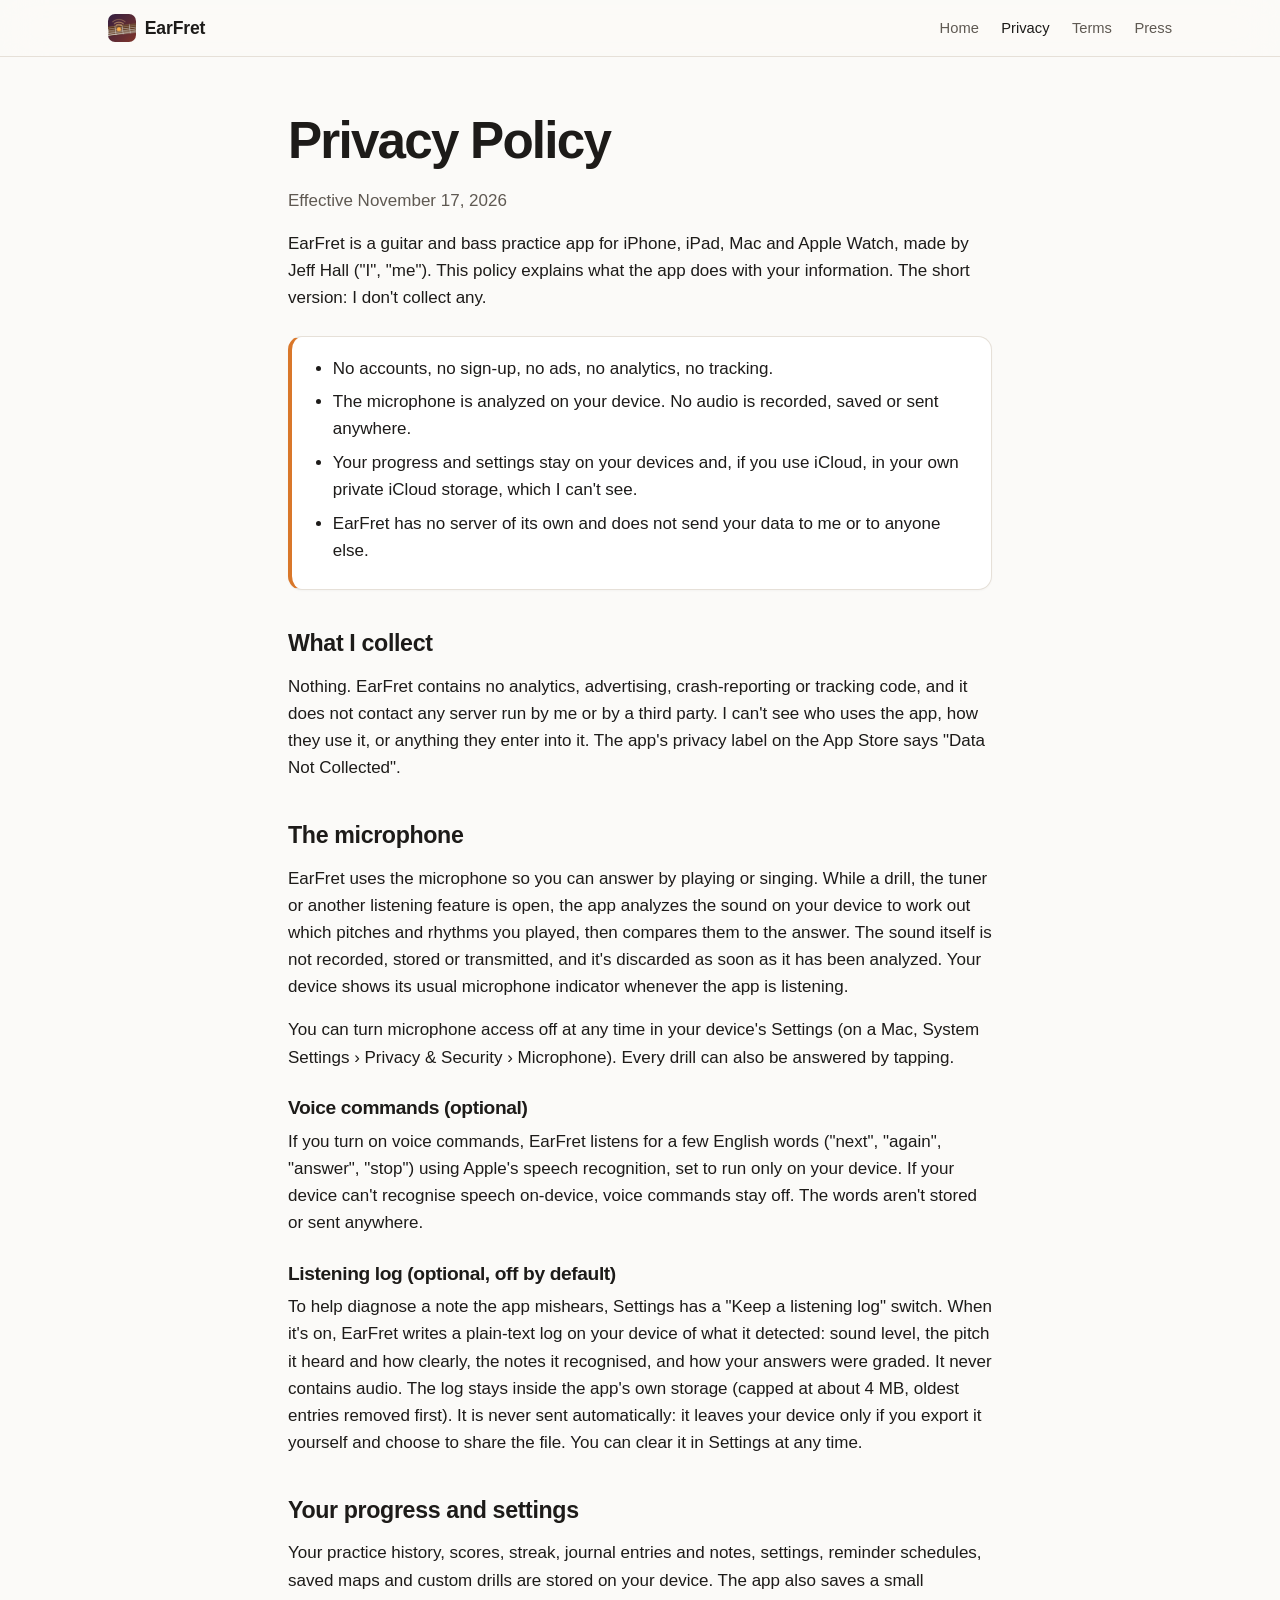
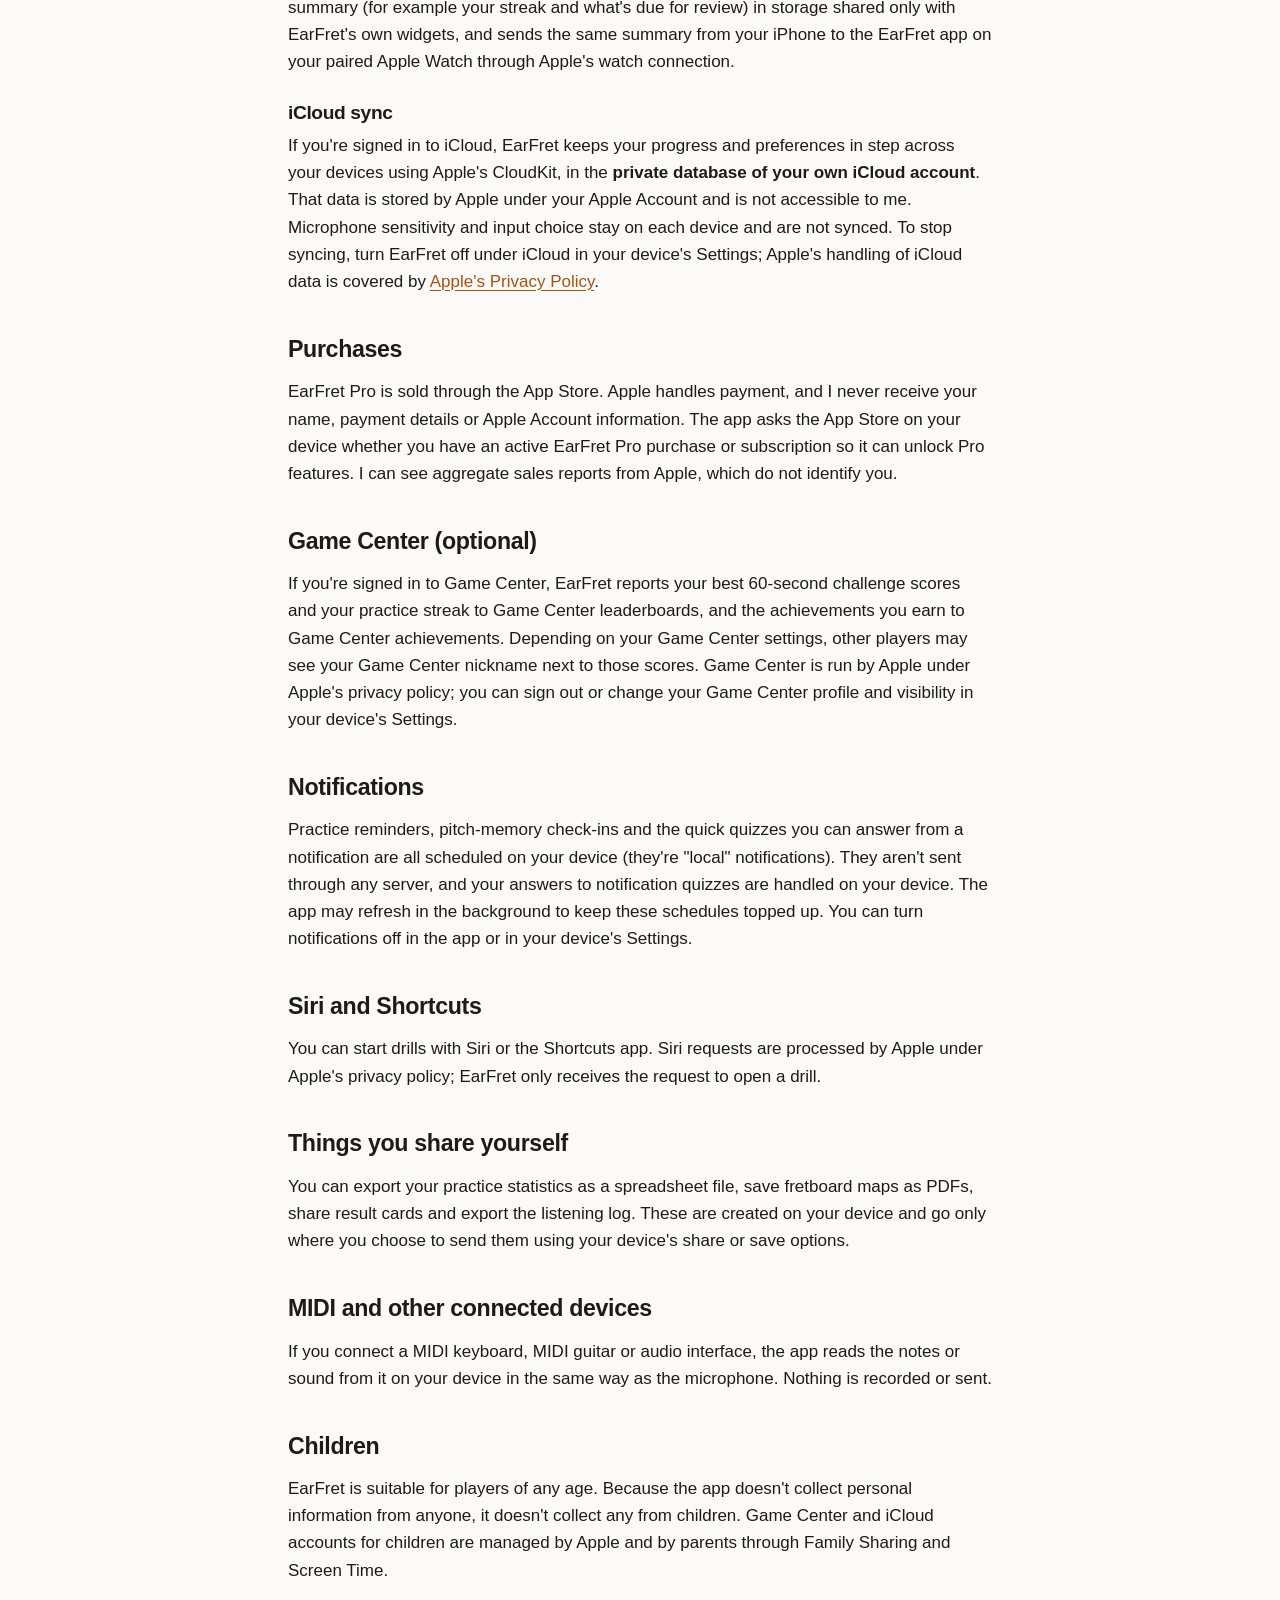
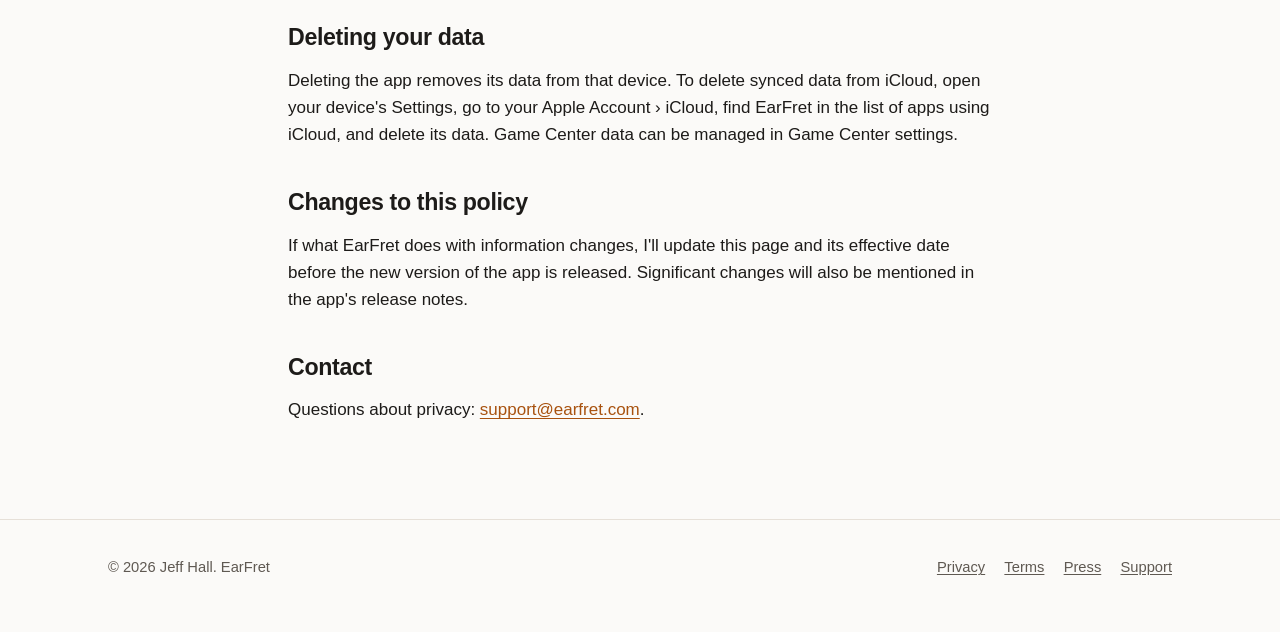
<file: privacy.html>
<!doctype html>
<html lang="en">
<head>
  <meta charset="utf-8">
  <meta name="viewport" content="width=device-width, initial-scale=1">
  <title>Privacy Policy · EarFret</title>
  <meta name="description" content="EarFret's privacy policy: no accounts, no analytics, no ads. The microphone is analyzed on your device and never recorded.">
  <meta name="theme-color" content="#fbfaf8" media="(prefers-color-scheme: light)">
  <meta name="theme-color" content="#0f0e0d" media="(prefers-color-scheme: dark)">
  <!-- TODO: uncomment once https://earfret.com serves this site. -->
  <link rel="canonical" href="https://earfret.com/privacy">
  <link rel="icon" href="favicon-64.png" type="image/png">
  <link rel="apple-touch-icon" href="apple-touch-icon.png">
  <link rel="stylesheet" href="style.css">
</head>
<body>
<!-- Derived from the app's code as of 2026-10-08 (CloudSync.swift, ListeningLog.swift, Speech.swift,
     Platform.swift (Game Center), PracticeNotifications.swift, WatchLink.swift, Store.swift,
     PrivacyInfo.xcprivacy). If the app starts using any network service, analytics or crash
     reporting, this page and the App Store privacy label must be updated first. -->
<a class="skip" href="#main">Skip to content</a>

<header class="site-header">
  <div class="wrap">
    <a class="brand" href="./" aria-label="EarFret home">
      <img src="favicon-64.png" width="28" height="28" alt="">
      EarFret
    </a>
    <nav class="doc-nav" aria-label="Main">
      <ul>
        <li><a href="./">Home</a></li>
        <li><a href="privacy.html" aria-current="page">Privacy</a></li>
        <li><a href="terms.html">Terms</a></li>
        <li><a href="press.html">Press</a></li>
      </ul>
    </nav>
  </div>
</header>

<main id="main" class="wrap doc">
  <h1>Privacy Policy</h1>
  <p class="muted">Effective November 17, 2026</p>

  <p>EarFret is a guitar and bass practice app for iPhone, iPad, Mac and Apple Watch, made by Jeff Hall ("I", "me"). This policy explains what the app does with your information. The short version: I don't collect any.</p>

  <div class="summary-box">
    <ul>
      <li>No accounts, no sign-up, no ads, no analytics, no tracking.</li>
      <li>The microphone is analyzed on your device. No audio is recorded, saved or sent anywhere.</li>
      <li>Your progress and settings stay on your devices and, if you use iCloud, in your own private iCloud storage, which I can't see.</li>
      <li>EarFret has no server of its own and does not send your data to me or to anyone else.</li>
    </ul>
  </div>

  <h2>What I collect</h2>
  <p>Nothing. EarFret contains no analytics, advertising, crash-reporting or tracking code, and it does not contact any server run by me or by a third party. I can't see who uses the app, how they use it, or anything they enter into it. The app's privacy label on the App Store says "Data Not Collected".</p>

  <h2>The microphone</h2>
  <p>EarFret uses the microphone so you can answer by playing or singing. While a drill, the tuner or another listening feature is open, the app analyzes the sound on your device to work out which pitches and rhythms you played, then compares them to the answer. The sound itself is not recorded, stored or transmitted, and it's discarded as soon as it has been analyzed. Your device shows its usual microphone indicator whenever the app is listening.</p>
  <p>You can turn microphone access off at any time in your device's Settings (on a Mac, System Settings &rsaquo; Privacy &amp; Security &rsaquo; Microphone). Every drill can also be answered by tapping.</p>

  <h3>Voice commands (optional)</h3>
  <p>If you turn on voice commands, EarFret listens for a few English words ("next", "again", "answer", "stop") using Apple's speech recognition, set to run only on your device. If your device can't recognise speech on-device, voice commands stay off. The words aren't stored or sent anywhere.</p>

  <h3>Listening log (optional, off by default)</h3>
  <p>To help diagnose a note the app mishears, Settings has a "Keep a listening log" switch. When it's on, EarFret writes a plain-text log on your device of what it detected: sound level, the pitch it heard and how clearly, the notes it recognised, and how your answers were graded. It never contains audio. The log stays inside the app's own storage (capped at about 4 MB, oldest entries removed first). It is never sent automatically: it leaves your device only if you export it yourself and choose to share the file. You can clear it in Settings at any time.</p>

  <h2>Your progress and settings</h2>
  <p>Your practice history, scores, streak, journal entries and notes, settings, reminder schedules, saved maps and custom drills are stored on your device. The app also saves a small summary (for example your streak and what's due for review) in storage shared only with EarFret's own widgets, and sends the same summary from your iPhone to the EarFret app on your paired Apple Watch through Apple's watch connection.</p>

  <h3>iCloud sync</h3>
  <p>If you're signed in to iCloud, EarFret keeps your progress and preferences in step across your devices using Apple's CloudKit, in the <strong>private database of your own iCloud account</strong>. That data is stored by Apple under your Apple Account and is not accessible to me. Microphone sensitivity and input choice stay on each device and are not synced. To stop syncing, turn EarFret off under iCloud in your device's Settings; Apple's handling of iCloud data is covered by <a href="https://www.apple.com/legal/privacy/">Apple's Privacy Policy</a>.</p>

  <h2>Purchases</h2>
  <p>EarFret Pro is sold through the App Store. Apple handles payment, and I never receive your name, payment details or Apple Account information. The app asks the App Store on your device whether you have an active EarFret Pro purchase or subscription so it can unlock Pro features. I can see aggregate sales reports from Apple, which do not identify you.</p>

  <h2>Game Center (optional)</h2>
  <p>If you're signed in to Game Center, EarFret reports your best 60-second challenge scores and your practice streak to Game Center leaderboards, and the achievements you earn to Game Center achievements. Depending on your Game Center settings, other players may see your Game Center nickname next to those scores. Game Center is run by Apple under Apple's privacy policy; you can sign out or change your Game Center profile and visibility in your device's Settings.</p>

  <h2>Notifications</h2>
  <p>Practice reminders, pitch-memory check-ins and the quick quizzes you can answer from a notification are all scheduled on your device (they're "local" notifications). They aren't sent through any server, and your answers to notification quizzes are handled on your device. The app may refresh in the background to keep these schedules topped up. You can turn notifications off in the app or in your device's Settings.</p>

  <h2>Siri and Shortcuts</h2>
  <p>You can start drills with Siri or the Shortcuts app. Siri requests are processed by Apple under Apple's privacy policy; EarFret only receives the request to open a drill.</p>

  <h2>Things you share yourself</h2>
  <p>You can export your practice statistics as a spreadsheet file, save fretboard maps as PDFs, share result cards and export the listening log. These are created on your device and go only where you choose to send them using your device's share or save options.</p>

  <h2>MIDI and other connected devices</h2>
  <p>If you connect a MIDI keyboard, MIDI guitar or audio interface, the app reads the notes or sound from it on your device in the same way as the microphone. Nothing is recorded or sent.</p>

  <h2>Children</h2>
  <p>EarFret is suitable for players of any age. Because the app doesn't collect personal information from anyone, it doesn't collect any from children. Game Center and iCloud accounts for children are managed by Apple and by parents through Family Sharing and Screen Time.</p>

  <h2>Deleting your data</h2>
  <p>Deleting the app removes its data from that device. To delete synced data from iCloud, open your device's Settings, go to your Apple Account &rsaquo; iCloud, find EarFret in the list of apps using iCloud, and delete its data. Game Center data can be managed in Game Center settings.</p>

  <h2>Changes to this policy</h2>
  <p>If what EarFret does with information changes, I'll update this page and its effective date before the new version of the app is released. Significant changes will also be mentioned in the app's release notes.</p>

  <h2>Contact</h2>
  <!-- TODO: the support@earfret.com mailbox must exist before launch. -->
  <p>Questions about privacy: <a href="mailto:support@earfret.com">support@earfret.com</a>.</p>
</main>

<footer class="site-footer">
  <div class="wrap">
    <p>&copy; 2026 Jeff Hall. EarFret</p>
    <nav aria-label="Footer">
      <ul>
        <li><a href="privacy.html" aria-current="page">Privacy</a></li>
        <li><a href="terms.html">Terms</a></li>
        <li><a href="press.html">Press</a></li>
        <li><a href="mailto:support@earfret.com">Support</a></li>
      </ul>
    </nav>
  </div>
</footer>
</body>
</html>
</file>
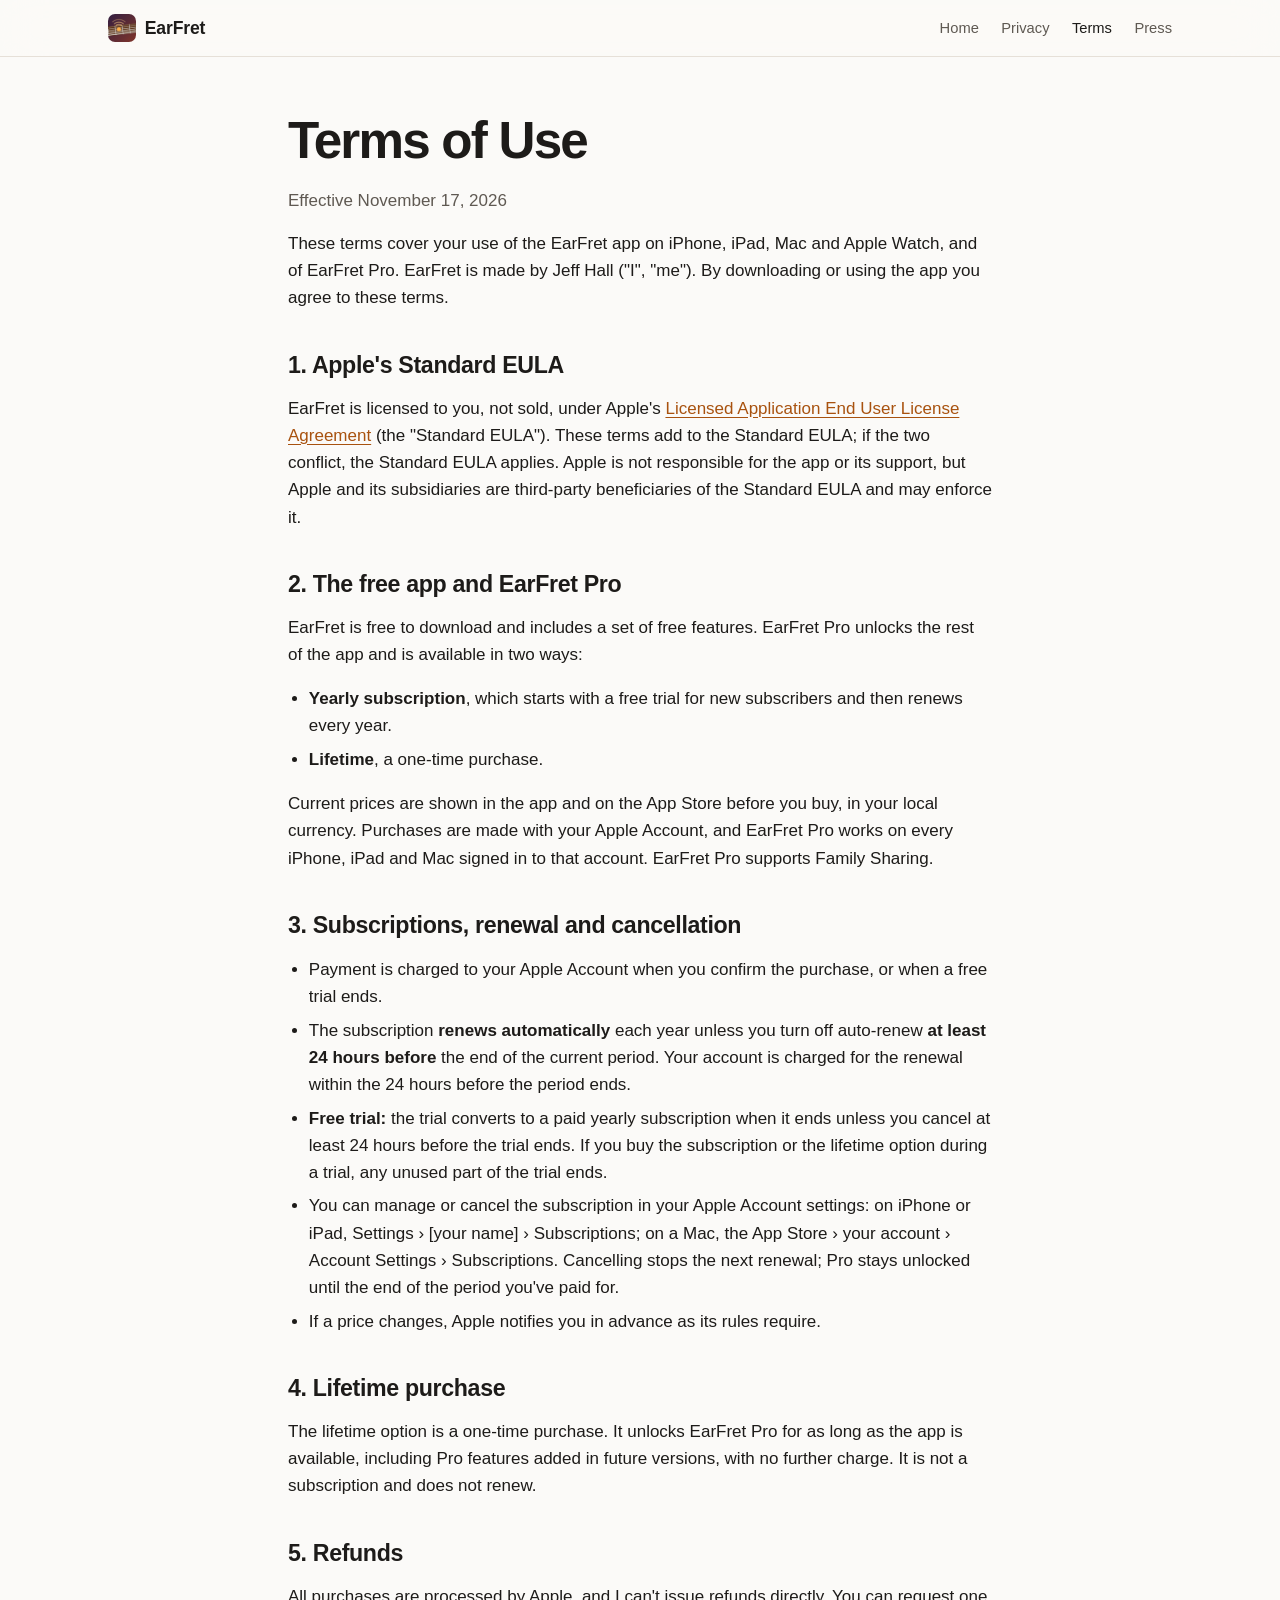
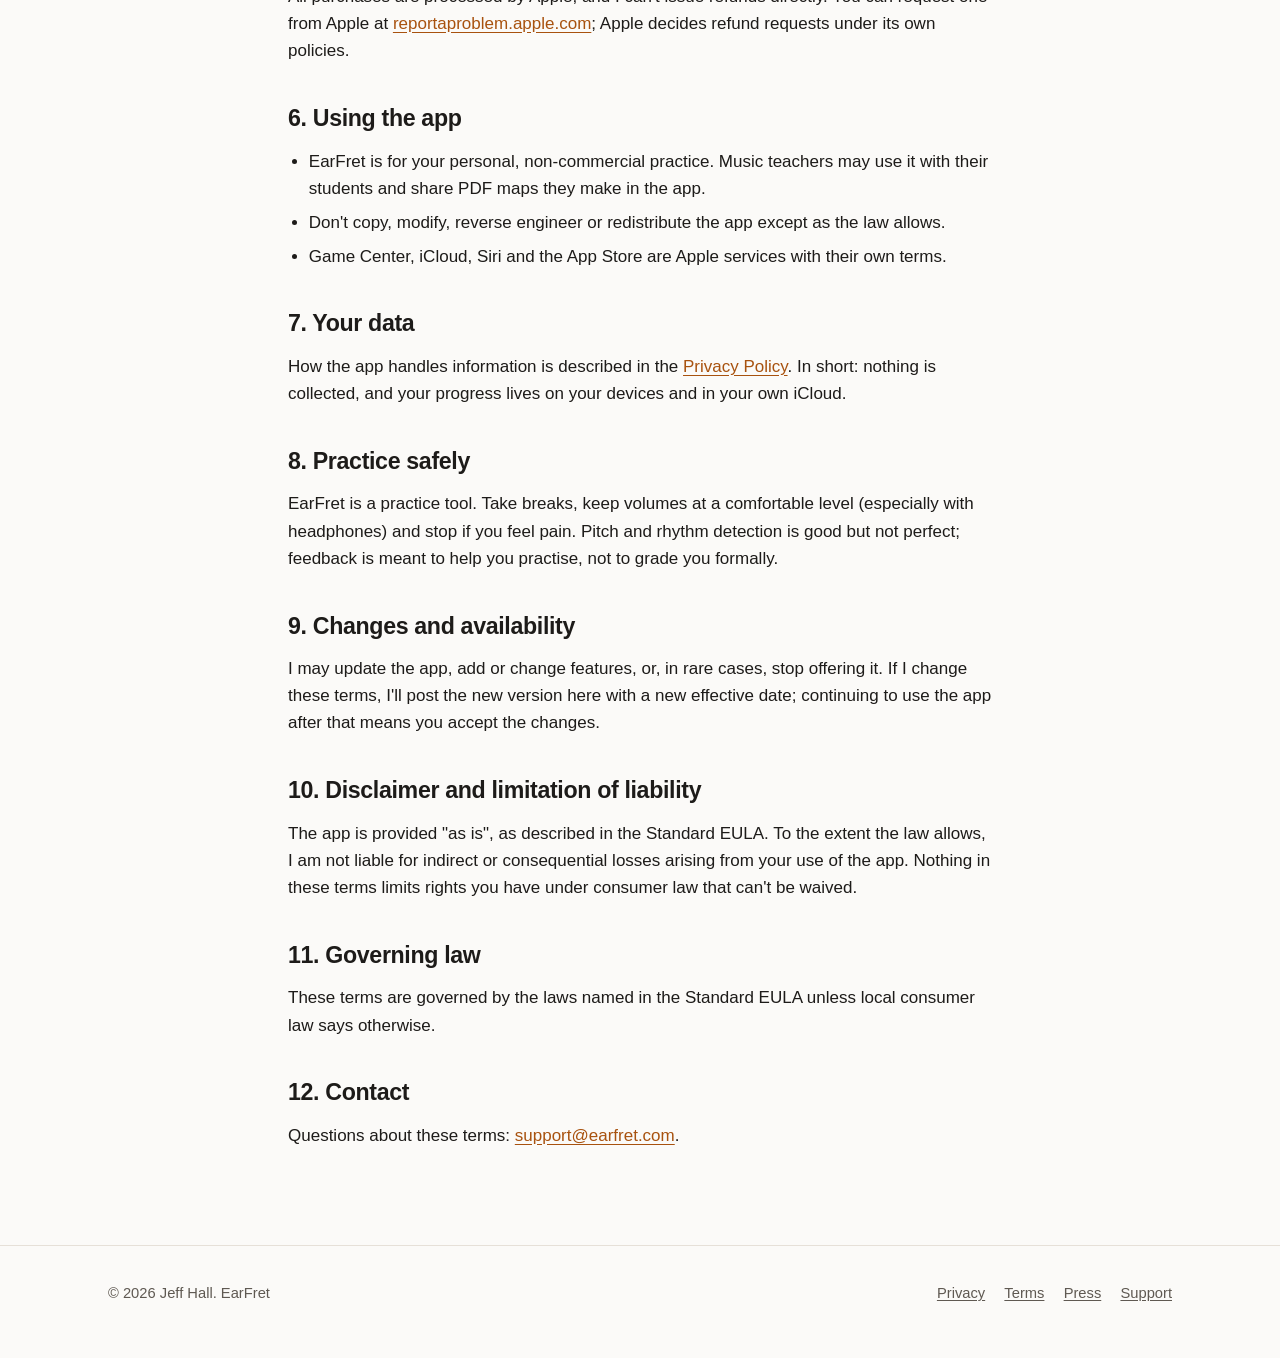
<file: terms.html>
<!doctype html>
<!--
  DRAFT: NEEDS THE OWNER'S REVIEW BEFORE PUBLISHING.
  Written as a plain-language starting point for an App Store app with auto-renewing
  subscriptions. It is not legal advice. Have it checked (and the governing-law line filled in)
  before launch.
-->
<html lang="en">
<head>
  <meta charset="utf-8">
  <meta name="viewport" content="width=device-width, initial-scale=1">
  <title>Terms of Use · EarFret</title>
  <meta name="description" content="Terms of use for the EarFret app, including EarFret Pro subscriptions and the lifetime purchase.">
  <meta name="theme-color" content="#fbfaf8" media="(prefers-color-scheme: light)">
  <meta name="theme-color" content="#0f0e0d" media="(prefers-color-scheme: dark)">
  <!-- TODO: uncomment once https://earfret.com serves this site. -->
  <link rel="canonical" href="https://earfret.com/terms">
  <link rel="icon" href="favicon-64.png" type="image/png">
  <link rel="apple-touch-icon" href="apple-touch-icon.png">
  <link rel="stylesheet" href="style.css">
</head>
<body>
<a class="skip" href="#main">Skip to content</a>

<header class="site-header">
  <div class="wrap">
    <a class="brand" href="./" aria-label="EarFret home">
      <img src="favicon-64.png" width="28" height="28" alt="">
      EarFret
    </a>
    <nav class="doc-nav" aria-label="Main">
      <ul>
        <li><a href="./">Home</a></li>
        <li><a href="privacy.html">Privacy</a></li>
        <li><a href="terms.html" aria-current="page">Terms</a></li>
        <li><a href="press.html">Press</a></li>
      </ul>
    </nav>
  </div>
</header>

<main id="main" class="wrap doc">
  <h1>Terms of Use</h1>
  <p class="muted">Effective November 17, 2026</p>

  <p>These terms cover your use of the EarFret app on iPhone, iPad, Mac and Apple Watch, and of EarFret Pro. EarFret is made by Jeff Hall ("I", "me"). By downloading or using the app you agree to these terms.</p>

  <h2>1. Apple's Standard EULA</h2>
  <p>EarFret is licensed to you, not sold, under Apple's <a href="https://www.apple.com/legal/internet-services/itunes/dev/stdeula/">Licensed Application End User License Agreement</a> (the "Standard EULA"). These terms add to the Standard EULA; if the two conflict, the Standard EULA applies. Apple is not responsible for the app or its support, but Apple and its subsidiaries are third-party beneficiaries of the Standard EULA and may enforce it.</p>

  <h2>2. The free app and EarFret Pro</h2>
  <p>EarFret is free to download and includes a set of free features. EarFret Pro unlocks the rest of the app and is available in two ways:</p>
  <ul>
    <li><strong>Yearly subscription</strong>, which starts with a free trial for new subscribers and then renews every year.</li>
    <li><strong>Lifetime</strong>, a one-time purchase.</li>
  </ul>
  <p>Current prices are shown in the app and on the App Store before you buy, in your local currency. Purchases are made with your Apple Account, and EarFret Pro works on every iPhone, iPad and Mac signed in to that account. EarFret Pro supports Family Sharing.</p>

  <h2>3. Subscriptions, renewal and cancellation</h2>
  <ul>
    <li>Payment is charged to your Apple Account when you confirm the purchase, or when a free trial ends.</li>
    <li>The subscription <strong>renews automatically</strong> each year unless you turn off auto-renew <strong>at least 24 hours before</strong> the end of the current period. Your account is charged for the renewal within the 24 hours before the period ends.</li>
    <li><strong>Free trial:</strong> the trial converts to a paid yearly subscription when it ends unless you cancel at least 24 hours before the trial ends. If you buy the subscription or the lifetime option during a trial, any unused part of the trial ends.</li>
    <li>You can manage or cancel the subscription in your Apple Account settings: on iPhone or iPad, Settings &rsaquo; [your name] &rsaquo; Subscriptions; on a Mac, the App Store &rsaquo; your account &rsaquo; Account Settings &rsaquo; Subscriptions. Cancelling stops the next renewal; Pro stays unlocked until the end of the period you've paid for.</li>
    <li>If a price changes, Apple notifies you in advance as its rules require.</li>
  </ul>

  <h2>4. Lifetime purchase</h2>
  <p>The lifetime option is a one-time purchase. It unlocks EarFret Pro for as long as the app is available, including Pro features added in future versions, with no further charge. It is not a subscription and does not renew.</p>

  <h2>5. Refunds</h2>
  <p>All purchases are processed by Apple, and I can't issue refunds directly. You can request one from Apple at <a href="https://reportaproblem.apple.com/">reportaproblem.apple.com</a>; Apple decides refund requests under its own policies.</p>

  <h2>6. Using the app</h2>
  <ul>
    <li>EarFret is for your personal, non-commercial practice. Music teachers may use it with their students and share PDF maps they make in the app.</li>
    <li>Don't copy, modify, reverse engineer or redistribute the app except as the law allows.</li>
    <li>Game Center, iCloud, Siri and the App Store are Apple services with their own terms.</li>
  </ul>

  <h2>7. Your data</h2>
  <p>How the app handles information is described in the <a href="privacy.html">Privacy Policy</a>. In short: nothing is collected, and your progress lives on your devices and in your own iCloud.</p>

  <h2>8. Practice safely</h2>
  <p>EarFret is a practice tool. Take breaks, keep volumes at a comfortable level (especially with headphones) and stop if you feel pain. Pitch and rhythm detection is good but not perfect; feedback is meant to help you practise, not to grade you formally.</p>

  <h2>9. Changes and availability</h2>
  <p>I may update the app, add or change features, or, in rare cases, stop offering it. If I change these terms, I'll post the new version here with a new effective date; continuing to use the app after that means you accept the changes.</p>

  <h2>10. Disclaimer and limitation of liability</h2>
  <p>The app is provided "as is", as described in the Standard EULA. To the extent the law allows, I am not liable for indirect or consequential losses arising from your use of the app. Nothing in these terms limits rights you have under consumer law that can't be waived.</p>

  <h2>11. Governing law</h2>
  <!-- TODO (owner): confirm governing law/jurisdiction, e.g. "the laws of the State of California, USA". -->
  <p>These terms are governed by the laws named in the Standard EULA unless local consumer law says otherwise.</p>

  <h2>12. Contact</h2>
  <!-- TODO: the support@earfret.com mailbox must exist before launch. -->
  <p>Questions about these terms: <a href="mailto:support@earfret.com">support@earfret.com</a>.</p>
</main>

<footer class="site-footer">
  <div class="wrap">
    <p>&copy; 2026 Jeff Hall. EarFret</p>
    <nav aria-label="Footer">
      <ul>
        <li><a href="privacy.html">Privacy</a></li>
        <li><a href="terms.html" aria-current="page">Terms</a></li>
        <li><a href="press.html">Press</a></li>
        <li><a href="mailto:support@earfret.com">Support</a></li>
      </ul>
    </nav>
  </div>
</footer>
</body>
</html>
</file>
<file: style.css>
/* EarFret site. One stylesheet, no build step, no external fonts or scripts.
   Accent = the app's AccentColor (light #D9772A, dark #F2984A). Accent text and buttons use a
   darker ink in light mode (#A8520F) so they meet WCAG AA contrast on white. */

:root {
  color-scheme: light dark;
  --bg: #fbfaf8;
  --bg-alt: #f4f1ec;
  --surface: #ffffff;
  --surface-2: #f4f1ec;
  --text: #1d1b19;
  --muted: #5f5952;
  --line: #e6e0d8;
  --accent: #d9772a;         /* decorative: rules, dots, borders */
  --accent-ink: #a8520f;     /* links, accent text */
  --button-bg: #a8520f;
  --button-text: #ffffff;
  --tint: #fff3e6;
  --tint-ink: #8a430c;
  --shadow: 0 1px 2px rgba(40, 25, 10, .06), 0 12px 32px rgba(40, 25, 10, .08);
  --shadow-lg: 0 30px 60px -20px rgba(60, 30, 5, .35), 0 10px 24px -12px rgba(60, 30, 5, .25);
  --glow: rgba(217, 119, 42, .16);
  --header-bg: rgba(251, 250, 248, .78);
  --radius: 20px;
  --max: 1120px;
  --font: -apple-system, BlinkMacSystemFont, "SF Pro Text", "Segoe UI", Roboto, "Helvetica Neue", Arial, sans-serif;
  --font-display: -apple-system, BlinkMacSystemFont, "SF Pro Display", "Segoe UI", Roboto, "Helvetica Neue", Arial, sans-serif;
}

@media (prefers-color-scheme: dark) {
  :root {
    --bg: #0f0e0d;
    --bg-alt: #161513;
    --surface: #1b1a18;
    --surface-2: #24221f;
    --text: #f5f3f0;
    --muted: #aaa39a;
    --line: #2f2c28;
    --accent: #f2984a;
    --accent-ink: #f2984a;
    --button-bg: #f2984a;
    --button-text: #1a1209;
    --tint: #2a1f15;
    --tint-ink: #f6b47a;
    --shadow: 0 1px 2px rgba(0, 0, 0, .4), 0 12px 32px rgba(0, 0, 0, .35);
    --shadow-lg: 0 30px 60px -20px rgba(0, 0, 0, .7), 0 10px 24px -12px rgba(0, 0, 0, .6);
    --glow: rgba(242, 152, 74, .14);
    --header-bg: rgba(15, 14, 13, .72);
  }
}

*, *::before, *::after { box-sizing: border-box; }
html { -webkit-text-size-adjust: 100%; }
body {
  margin: 0; background: var(--bg); color: var(--text);
  font-family: var(--font); font-size: 1.0625rem; line-height: 1.6;
  -webkit-font-smoothing: antialiased; overflow-x: hidden;
}
img, svg, video { max-width: 100%; height: auto; }
picture { display: block; }
a { color: var(--accent-ink); text-underline-offset: .15em; }
a:hover { text-decoration-thickness: 2px; }
:focus-visible { outline: 3px solid var(--accent); outline-offset: 3px; border-radius: 6px; }

.skip { position: absolute; left: -9999px; top: 0; background: var(--surface); color: var(--text); padding: .6rem 1rem; z-index: 100; border-radius: 8px; }
.skip:focus { left: 1rem; top: 1rem; }
.visually-hidden { position: absolute !important; width: 1px; height: 1px; overflow: hidden; clip: rect(0 0 0 0); white-space: nowrap; }

.wrap { max-width: var(--max); margin: 0 auto; padding: 0 16px; }
@media (min-width: 700px) { .wrap { padding: 0 28px; } }

/* ---------- Header ---------- */
.site-header {
  position: sticky; top: 0; z-index: 50;
  background: var(--header-bg); border-bottom: 1px solid var(--line);
  -webkit-backdrop-filter: saturate(180%) blur(20px); backdrop-filter: saturate(180%) blur(20px);
}
.site-header .wrap { display: flex; align-items: center; justify-content: space-between; gap: 1rem; min-height: 56px; }
.brand { display: inline-flex; align-items: center; gap: .55rem; font-weight: 700; font-size: 1.1rem; color: var(--text); text-decoration: none; letter-spacing: -.01em; }
.brand img { width: 28px; height: 28px; border-radius: 7px; display: block; }
.site-header nav ul { display: flex; align-items: center; gap: 1.4rem; list-style: none; margin: 0; padding: 0; }
.site-header nav a { color: var(--muted); text-decoration: none; font-size: .92rem; }
.site-header nav a:hover, .site-header nav a[aria-current="page"] { color: var(--text); }
.site-header .nav-link { display: none; }
@media (min-width: 760px) { .site-header .nav-link { display: list-item; } }
.site-header .doc-nav .nav-link { display: list-item; }
@media (max-width: 420px) { .site-header .doc-nav ul { gap: .9rem; } .site-header .doc-nav a { font-size: .88rem; } }
.site-header nav .button { min-height: 34px; padding: .3rem .95rem; font-size: .88rem; color: var(--button-text); }
.site-header nav .button:hover { color: var(--button-text); }

/* ---------- Type ---------- */
h1, h2, h3 { line-height: 1.1; letter-spacing: -.02em; font-family: var(--font-display); }
h1 { font-size: clamp(2.6rem, 8vw, 4.8rem); margin: 0 0 1.1rem; letter-spacing: -.035em; font-weight: 800; }
h2 { font-size: clamp(2rem, 5.2vw, 3.3rem); margin: 0 0 1rem; letter-spacing: -.03em; font-weight: 750; }
h3 { font-size: 1.2rem; margin: 0 0 .45rem; line-height: 1.25; }
p { margin: 0 0 1rem; }
.lede { font-size: clamp(1.12rem, 2.3vw, 1.35rem); color: var(--muted); max-width: 36em; line-height: 1.5; }
.eyebrow { display: inline-block; font-size: .82rem; font-weight: 650; letter-spacing: .06em; text-transform: uppercase; color: var(--accent-ink); margin-bottom: .9rem; }
.muted { color: var(--muted); }
.small { font-size: .9rem; }
.center { text-align: center; }
.center .lede { margin-left: auto; margin-right: auto; }
.accent { color: var(--accent-ink); }

section { padding: 72px 0; scroll-margin-top: 56px; }
@media (min-width: 800px) { section { padding: 112px 0; } }
.alt { background: var(--bg-alt); }

/* ---------- Buttons ---------- */
.actions { display: flex; flex-wrap: wrap; gap: .75rem; margin: 1.75rem 0 1rem; align-items: center; }
.center .actions { justify-content: center; }
.button {
  display: inline-flex; align-items: center; justify-content: center; gap: .5rem;
  min-height: 50px; padding: .7rem 1.5rem; border-radius: 999px;
  font: inherit; font-weight: 600; text-decoration: none; cursor: pointer;
  background: var(--button-bg); color: var(--button-text); border: 2px solid var(--button-bg);
}
.button:hover { filter: brightness(1.08); }
.button.secondary { background: transparent; color: var(--text); border-color: var(--line); }
.button.secondary:hover { border-color: var(--muted); filter: none; }

/* Placeholder for Apple's official badge (see README TODOs). */
.store-badge {
  display: inline-flex; flex-direction: column; justify-content: center;
  min-height: 50px; padding: .35rem 1.15rem; border-radius: 12px;
  border: 2px dashed var(--line); color: var(--text); text-decoration: none; line-height: 1.25;
}
.store-badge small { color: var(--muted); font-size: .76rem; }
.store-badge strong { font-size: .98rem; }

/* ---------- Device frames ---------- */
.phone {
  position: relative; width: 100%; max-width: 300px; margin: 0 auto;
  padding: 3.4%; border-radius: 15% / 7%; background: #121110;
  box-shadow: var(--shadow-lg), inset 0 0 0 1.5px #3a3733;
}
.phone img { display: block; width: 100%; height: auto; border-radius: 12% / 5.6%; background: #fff; }
.watch {
  position: relative; width: 100%; max-width: 200px; margin: 0 auto;
  padding: 7%; border-radius: 26% / 22%; background: linear-gradient(160deg, #3b3936, #161514);
  box-shadow: 0 24px 48px -18px rgba(0, 0, 0, .8), inset 0 0 0 1.5px #55524d;
}
.watch::after { /* digital crown */
  content: ""; position: absolute; right: -6px; top: 26%; width: 8px; height: 16%;
  border-radius: 3px; background: linear-gradient(90deg, #4a4743, #7a7670);
}
.watch img { display: block; width: 100%; height: auto; border-radius: 20% / 17%; background: #000; }

/* ---------- Hero ---------- */
.hero { position: relative; padding: 56px 0 72px; overflow: hidden; }
@media (min-width: 900px) { .hero { padding: 88px 0 104px; } }
.hero::before {
  content: ""; position: absolute; inset: -20% -10% auto auto; width: 70vw; height: 70vw; max-width: 900px; max-height: 900px;
  background: radial-gradient(closest-side, var(--glow), transparent); pointer-events: none;
}
.hero-grid { position: relative; display: grid; gap: 48px; align-items: center; }
@media (min-width: 900px) { .hero-grid { grid-template-columns: 1.15fr .85fr; gap: 56px; } }
.hero h1 .accent { display: block; }
.hero-visual { position: relative; max-width: 340px; margin: 0 auto; width: 100%; }
.hero-visual .phone { max-width: 300px; }
.chip {
  position: absolute; display: flex; align-items: center; gap: .55rem;
  background: var(--surface); color: var(--text); border: 1px solid var(--line);
  border-radius: 999px; padding: .5rem .95rem .5rem .6rem; font-size: .9rem; font-weight: 600;
  box-shadow: var(--shadow); white-space: nowrap;
}
.chip .dot { width: 22px; height: 22px; border-radius: 50%; display: grid; place-items: center; flex: none; color: #fff; font-size: .8rem; }
.chip .dot.near { background: #a8520f; }
.chip-1 { left: -6%; top: 60%; }
.chip-2 { right: -4%; top: 7%; }
@media (max-width: 420px) { .chip-1 { left: 0; } .chip-2 { right: 0; } .chip { font-size: .82rem; } }

/* ---------- How it works ---------- */
.steps { list-style: none; padding: 0; margin: 3rem 0 0; display: grid; gap: 48px; counter-reset: step; }
@media (min-width: 820px) { .steps { grid-template-columns: repeat(3, 1fr); gap: 32px; } }
.steps li { counter-increment: step; text-align: center; }
.steps .phone { max-width: 230px; margin-bottom: 28px; }
.steps h3 { display: inline-flex; align-items: center; gap: .6rem; font-size: 1.35rem; }
.steps h3::before {
  content: counter(step); display: inline-grid; place-items: center; width: 30px; height: 30px; border-radius: 50%;
  background: var(--button-bg); color: var(--button-text); font-size: .95rem; font-weight: 700;
}
.steps p { max-width: 22em; margin: 0 auto; }
.privacy-note {
  display: flex; gap: .8rem; align-items: flex-start; max-width: 640px; margin: 3.5rem auto 0;
  background: var(--tint); color: var(--text); border-radius: 16px; padding: 16px 20px; font-size: .97rem;
}
.privacy-note svg { flex: none; color: var(--accent-ink); margin-top: 2px; }

/* Demo video placeholder */
.video-slot {
  margin-top: 3rem; aspect-ratio: 16 / 9; border-radius: var(--radius); border: 2px dashed var(--line);
  display: grid; place-items: center; text-align: center; padding: 16px; color: var(--muted); background: var(--surface);
}
.video-slot video { width: 100%; height: 100%; border-radius: var(--radius); object-fit: cover; }

/* ---------- Feature grid ---------- */
.features { display: grid; gap: 16px; margin-top: 3rem; }
@media (min-width: 620px) { .features { grid-template-columns: repeat(2, 1fr); } }
@media (min-width: 980px) { .features { grid-template-columns: repeat(3, 1fr); gap: 20px; } }
.card {
  background: var(--surface); border: 1px solid var(--line); border-radius: var(--radius);
  padding: 26px; box-shadow: 0 1px 2px rgba(0, 0, 0, .03);
}
.card p:last-child, .card ul:last-child { margin-bottom: 0; }
.card p { color: var(--muted); }
.card .icon {
  width: 44px; height: 44px; border-radius: 12px; margin-bottom: 16px;
  display: grid; place-items: center; background: var(--tint); color: var(--accent-ink);
}
.card .icon svg { width: 22px; height: 22px; }
.feature-wide { display: grid; gap: 24px; align-items: center; overflow: hidden; }
@media (min-width: 620px) { .feature-wide { grid-column: 1 / -1; grid-template-columns: 1fr 1fr; } }
@media (min-width: 980px) { .feature-wide { grid-column: span 2; } }
.feature-wide .shot { max-width: 220px; margin: 0 auto -90px; }
@media (min-width: 620px) { .feature-wide .shot { margin-bottom: -140px; } }
.feature-wide .phone { box-shadow: var(--shadow); }
.tags { display: flex; flex-wrap: wrap; gap: 8px; list-style: none; padding: 0; margin: 1rem 0 0; }
.tags li { border: 1px solid var(--line); border-radius: 999px; padding: .25rem .75rem; font-size: .85rem; color: var(--muted); background: var(--surface); }

/* ---------- Apple Watch (always dark, like a product band) ---------- */
.watch-band {
  --w-text: #f5f5f7; --w-muted: #a8a8ad; --w-line: #2c2c2e; --w-accent: #f2984a;
  background: radial-gradient(120% 80% at 50% 0%, #2a1a0d 0%, #0a0a0a 55%), #0a0a0a;
  color: var(--w-text);
}
.watch-band .eyebrow { color: var(--w-accent); }
.watch-band .lede { color: var(--w-muted); }
.watch-band a { color: var(--w-accent); }
.watch-band :focus-visible { outline-color: var(--w-accent); }
.watch-row { display: flex; flex-wrap: wrap; justify-content: center; align-items: flex-start; gap: 36px clamp(14px, 3vw, 32px); margin: 3.5rem auto 0; max-width: 1040px; }
.watch-row figure { margin: 0; flex: 0 1 calc(33.333% - 22px); min-width: 0; text-align: center; }
@media (min-width: 900px) { .watch-row figure { flex-basis: calc(20% - 26px); } .watch-row figure:nth-child(odd) { transform: translateY(28px); } .watch-row figure:nth-child(3) { transform: none; } }
.watch-row figcaption { margin-top: 1rem; font-size: .9rem; color: var(--w-muted); line-height: 1.35; }
@media (max-width: 520px) { .watch-row figure { flex-basis: calc(50% - 16px); max-width: 160px; } .watch { padding: 6%; } .watch::after { right: -4px; width: 5px; } .watch-row figcaption { font-size: .82rem; } }
.watch-points { display: grid; gap: 28px; margin: 4rem 0 0; padding: 0; list-style: none; }
@media (min-width: 700px) { .watch-points { grid-template-columns: repeat(2, 1fr); } }
@media (min-width: 1000px) { .watch-points { grid-template-columns: repeat(4, 1fr); } }
.watch-points li { border-top: 1px solid var(--w-line); padding-top: 18px; }
.watch-points h3 { color: var(--w-text); font-size: 1.1rem; }
.watch-points p { color: var(--w-muted); margin: 0; font-size: .98rem; }
.flame { color: var(--w-accent); }

/* ---------- Mac + iPad ---------- */
.devices { position: relative; margin: 3.5rem auto 0; max-width: 1000px; padding-bottom: 4%; }
.devices .mac img { display: block; width: 100%; height: auto; filter: drop-shadow(0 24px 40px rgba(0, 0, 0, .22)); }
.devices .ipad {
  position: absolute; right: -1%; bottom: -6%; width: 30%;
  padding: 1.6%; border-radius: 7% / 5.2%; background: #121110;
  box-shadow: var(--shadow-lg), inset 0 0 0 1.5px #3a3733;
}
.devices .ipad img { display: block; width: 100%; height: auto; border-radius: 5% / 3.8%; }
.split-points { display: grid; gap: 24px; margin-top: 4.5rem; }
@media (min-width: 760px) { .split-points { grid-template-columns: repeat(3, 1fr); } }
.split-points p { color: var(--muted); margin: 0; }

/* ---------- Split sections (text + phone) ---------- */
.split { display: grid; gap: 48px; align-items: center; }
@media (min-width: 880px) { .split { grid-template-columns: 1fr 1fr; gap: 72px; } .split.flip > :first-child { order: 2; } }
.split .phone { max-width: 280px; }
.phone-pair { display: flex; justify-content: center; gap: 4%; }
.phone-pair .phone { max-width: 250px; flex: 1 1 0; min-width: 0; }
.phone-pair .phone:nth-child(2) { margin-top: 48px; }
.checks { list-style: none; padding: 0; margin: 1.5rem 0 0; display: grid; gap: .8rem; }
.checks li { position: relative; padding-left: 1.9rem; }
.checks li::before {
  content: ""; position: absolute; left: 0; top: .32em; width: 1.15rem; height: 1.15rem; border-radius: 50%;
  background: var(--tint) url("data:image/svg+xml,%3Csvg xmlns='http://www.w3.org/2000/svg' viewBox='0 0 16 16'%3E%3Cpath d='M4 8.5l2.5 2.5L12 5.5' fill='none' stroke='%23c26418' stroke-width='2' stroke-linecap='round' stroke-linejoin='round'/%3E%3C/svg%3E") center / 80% no-repeat;
}
.stats { display: flex; flex-wrap: wrap; gap: 28px 40px; margin-top: 2rem; }
.stats div { min-width: 110px; }
.stats strong { display: block; font-family: var(--font-display); font-size: 2.2rem; line-height: 1.1; letter-spacing: -.03em; color: var(--accent-ink); }
.stats span { color: var(--muted); font-size: .92rem; }

/* ---------- Pricing ---------- */
.price-grid { display: grid; gap: 20px; margin: 3rem auto 0; max-width: 900px; text-align: left; }
@media (min-width: 720px) { .price-grid { grid-template-columns: repeat(2, 1fr); } }
.price-grid .card { padding: 32px; }
.price-grid h3 { font-size: 1.5rem; }
.card.pro { border: 2px solid var(--accent); position: relative; }
.badge { display: inline-block; font-size: .75rem; font-weight: 700; letter-spacing: .05em; text-transform: uppercase; background: var(--tint); color: var(--tint-ink); border-radius: 999px; padding: .2rem .65rem; margin-bottom: .8rem; }
.price-grid .checks { margin-top: 1.2rem; }
.price-grid .checks li { color: var(--text); }

/* ---------- FAQ ---------- */
.faq { max-width: 780px; margin: 2.5rem auto 0; }
.faq details { border-bottom: 1px solid var(--line); }
.faq details:first-child { border-top: 1px solid var(--line); }
.faq summary {
  cursor: pointer; list-style: none; padding: 1.2rem 2.5rem 1.2rem 0; position: relative;
  font-weight: 650; font-size: 1.1rem;
}
.faq summary::-webkit-details-marker { display: none; }
.faq summary::after {
  content: "+"; position: absolute; right: .3rem; top: 50%; transform: translateY(-50%);
  font-size: 1.6rem; font-weight: 300; color: var(--accent-ink); line-height: 1;
}
.faq details[open] summary::after { content: "\2212"; }
.faq details p { color: var(--muted); padding-right: 2.5rem; margin-bottom: 1.3rem; }

/* ---------- CTA / waitlist ---------- */
.cta { text-align: center; }
.cta-card {
  max-width: 820px; margin: 0 auto; padding: 56px 24px; border-radius: 32px;
  background: linear-gradient(160deg, #a8520f, #7a390a); color: #fff;
}
@media (min-width: 700px) { .cta-card { padding: 72px 56px; } }
.cta-card img { width: 84px; height: 84px; border-radius: 20px; box-shadow: 0 10px 24px rgba(80, 30, 0, .35); margin: 0 auto 1.5rem; display: block; }
.cta-card h2 { color: #fff; }
.cta-card p { color: #fff7ef; }
.cta-card .button { background: #fff; color: #8a430c; border-color: #fff; }
.cta-card .button.secondary { background: transparent; color: #fff; border-color: rgba(255, 255, 255, .6); }
.cta-card :focus-visible { outline-color: #fff; }
.cta-card a:not(.button) { color: #fff; }
.form-row { display: flex; flex-wrap: wrap; gap: 10px; margin: 1.5rem auto 0; max-width: 480px; }
.form-row input[type="email"] {
  flex: 1 1 220px; min-width: 0; min-height: 50px; padding: .6rem 1.1rem; font: inherit;
  border-radius: 999px; border: 2px solid transparent; background: #fff; color: #1d1b19;
}
.form-row input[type="email"]::placeholder { color: #6b635a; }
.form-row input[type="email"]:focus-visible { outline: 3px solid #fff; outline-offset: 2px; }
.form-row .button { flex: 0 0 auto; }
@media (max-width: 420px) { .form-row .button { flex: 1 1 100%; } }
.form-note { margin: 1rem auto 0; max-width: 480px; background: rgba(0, 0, 0, .22); border-radius: 12px; padding: 12px 14px; font-size: .95rem; color: #fff; }
.form-note[hidden] { display: none; }
.cta-divider { display: flex; align-items: center; gap: 1rem; max-width: 480px; margin: 2rem auto 0; color: #fff7ef; font-size: .9rem; }
.cta-divider::before, .cta-divider::after { content: ""; flex: 1; height: 1px; background: rgba(255, 255, 255, .4); }

/* ---------- Long-form pages (privacy, terms, press) ---------- */
.doc { max-width: 760px; padding-top: 56px; padding-bottom: 80px; }
.doc h1 { font-size: clamp(2.2rem, 6vw, 3.2rem); }
.doc h2 { font-size: 1.45rem; margin-top: 2.6rem; letter-spacing: -.015em; }
.doc h3 { margin-top: 1.6rem; }
.doc ul { padding-left: 1.3rem; }
.doc li { margin-bottom: .4rem; }
.summary-box {
  background: var(--surface); border: 1px solid var(--line); border-left: 4px solid var(--accent);
  border-radius: 14px; padding: 18px 20px; margin: 1.5rem 0; box-shadow: 0 1px 2px rgba(0, 0, 0, .03);
}
.summary-box ul { margin: 0; }
.grid { display: grid; gap: 16px; }
@media (min-width: 640px) { .grid.two { grid-template-columns: repeat(2, 1fr); } }
table { width: 100%; border-collapse: collapse; margin: 1rem 0 1.5rem; font-size: .97rem; }
th, td { text-align: left; vertical-align: top; padding: .65rem .75rem; border-bottom: 1px solid var(--line); }
th { width: 34%; color: var(--muted); font-weight: 600; }
@media (max-width: 520px) {
  .facts th, .facts td { display: block; width: 100%; padding-left: 0; padding-right: 0; }
  .facts th { border-bottom: 0; padding-bottom: 0; }
}
.placeholder { border: 2px dashed var(--line); border-radius: 14px; padding: 18px; color: var(--muted); background: var(--surface); text-decoration: none; }
a.placeholder:hover { border-color: var(--accent); }

/* ---------- Footer ---------- */
.site-footer { border-top: 1px solid var(--line); padding: 36px 0 52px; color: var(--muted); font-size: .92rem; }
.site-footer .wrap { display: flex; flex-wrap: wrap; justify-content: space-between; align-items: center; gap: 1rem; }
.site-footer p { margin: 0; }
.site-footer ul { display: flex; flex-wrap: wrap; gap: 1.2rem; list-style: none; padding: 0; margin: 0; }
.site-footer a { color: var(--muted); }
.site-footer a:hover { color: var(--text); }

/* ---------- Motion ---------- */
@media (prefers-reduced-motion: no-preference) {
  html { scroll-behavior: smooth; }
  .button, .card, .store-badge { transition: filter .2s, border-color .2s, transform .2s; }
  .features .card:hover { transform: translateY(-2px); }
  .hero-visual .chip { animation: float 6s ease-in-out infinite; }
  .hero-visual .chip-2 { animation-delay: -3s; }
  @keyframes float { 50% { transform: translateY(-6px); } }
}
</file>
